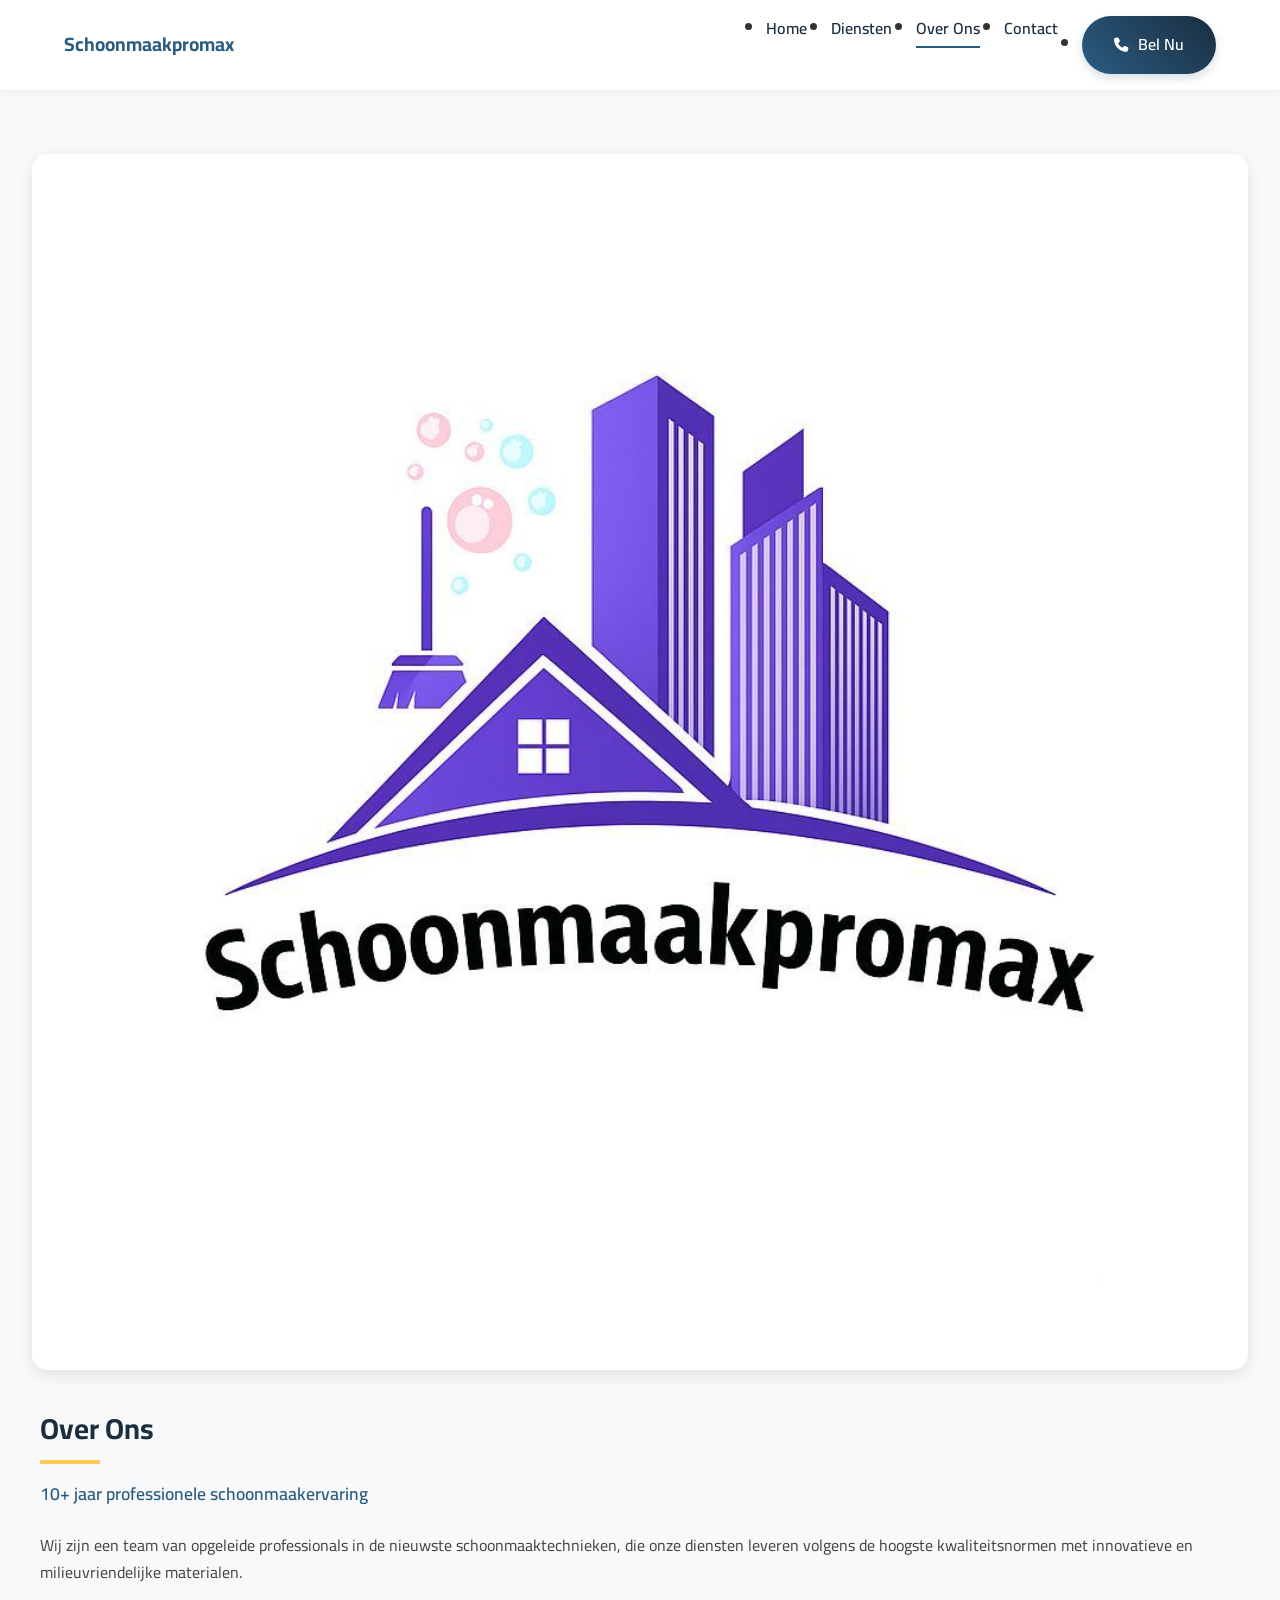
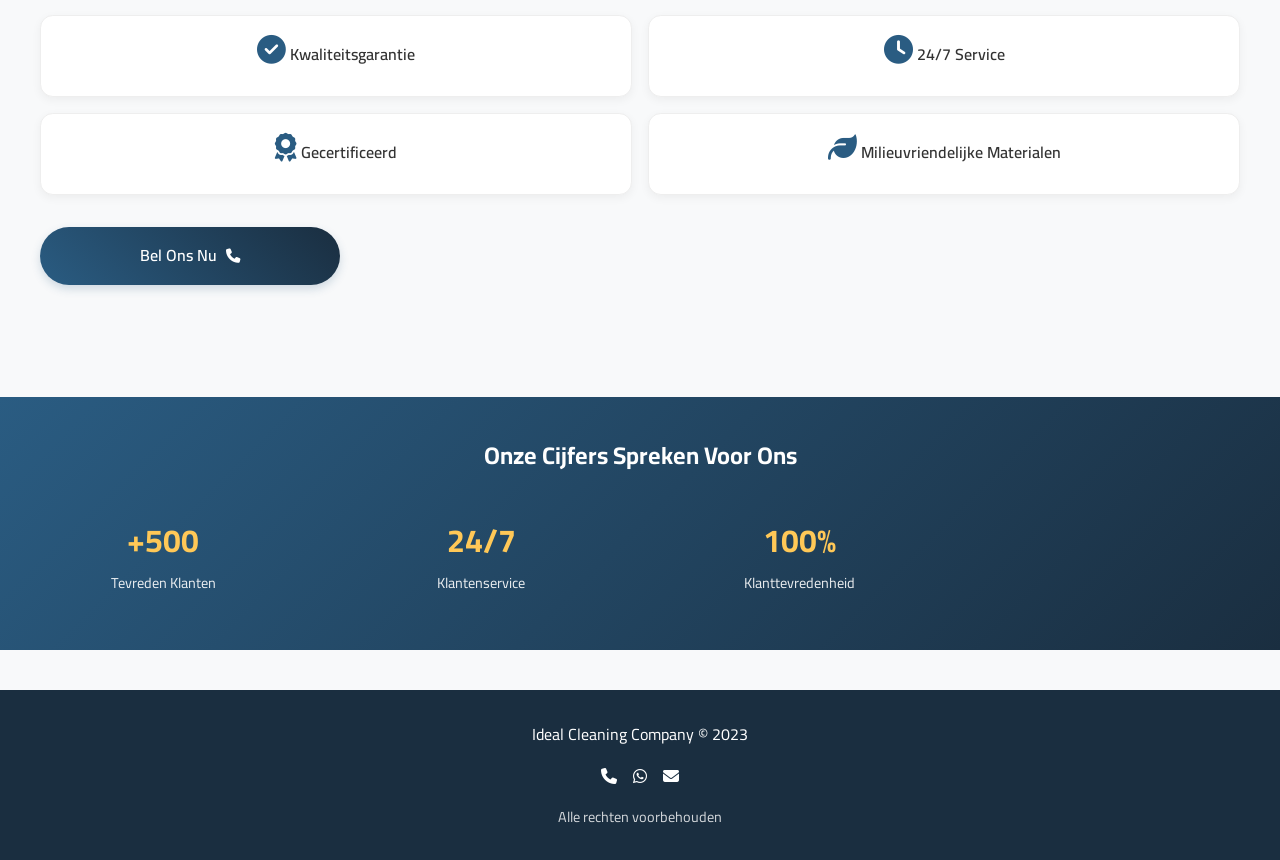
<file: about.html>
<!DOCTYPE html>
<html lang="ar" dir="ltr">
<head>
    <meta charset="UTF-8">
    <meta name="viewport" content="width=device-width, initial-scale=1.0, maximum-scale=1.0, user-scalable=no">
    <title>Over Ons - Schoonmaakpromax</title>
    <link rel="stylesheet" href="https://fonts.googleapis.com/css2?family=Cairo:wght@400;600;700&display=swap">
    <link rel="stylesheet" href="https://cdnjs.cloudflare.com/ajax/libs/font-awesome/6.4.0/css/all.min.css">
    <style>
        :root {
            --primary: #2A5C82;
            --secondary: #FFC857;
            --dark: #1A2E40;
            --light: #F8F9FA;
            --white: #FFFFFF;
        }

        * {
            margin: 0;
            padding: 0;
            box-sizing: border-box;
            -webkit-tap-highlight-color: transparent;
        }

        body {
            font-family: 'Cairo', sans-serif;
            line-height: 1.6;
            color: #333;
            background: var(--light);
            overflow-x: hidden;
        }

        /* Mobile performance improvements */
        img {
            max-width: 100%;
            height: auto;
            display: block;
        }

        /* Main section improvements */
        .about-section {
            padding: 2.5rem 1rem;
        }

        .about-grid {
            display: flex;
            flex-direction: column;
            gap: 2rem;
        }

        .about-image {
            border-radius: 1rem;
            overflow: hidden;
            box-shadow: 0 5px 15px rgba(0,0,0,0.1);
        }

        .about-image img {
            width: 100%;
            height: auto;
            min-height: 250px;
            object-fit: cover;
        }

        .about-content {
            padding: 0.5rem;
        }

        .section-title {
            font-size: 1.8rem;
            color: var(--dark);
            margin-bottom: 1rem;
            font-weight: 700;
            line-height: 1.3;
        }

        .section-title::after {
            content: '';
            display: block;
            width: 60px;
            height: 4px;
            background: var(--secondary);
            margin: 0.8rem 0;
        }

        .highlight-text {
            font-size: 1.1rem;
            color: var(--primary);
            margin-bottom: 1.5rem;
            font-weight: 600;
            display: inline-block;
        }

        .description {
            font-size: 1rem;
            color: #444;
            margin-bottom: 1.8rem;
            line-height: 1.7;
        }

        /* Mobile company features improvements */
        .advantages {
            display: grid;
            grid-template-columns: 1fr;
            gap: 1rem;
            margin: 1.5rem 0;
        }

        .advantage-item {
            background: var(--white);
            padding: 1.2rem;
            border-radius: 0.8rem;
            text-align: center;
            box-shadow: 0 3px 10px rgba(0,0,0,0.05);
            border: 1px solid #eee;
        }

        .advantage-item i {
            font-size: 1.8rem;
            color: var(--primary);
            margin-bottom: 0.8rem;
        }

        .advantage-item span {
            font-weight: 600;
            font-size: 1rem;
        }

        /* Mobile CTA button improvements */
        .cta-button {
            background: linear-gradient(45deg, var(--primary), var(--dark));
            color: white;
            padding: 1rem 2rem;
            border-radius: 50px;
            display: inline-flex;
            align-items: center;
            justify-content: center;
            gap: 0.6rem;
            text-decoration: none;
            font-weight: 600;
            font-size: 1rem;
            width: 100%;
            max-width: 300px;
            margin: 0 auto;
            border: none;
            box-shadow: 0 4px 10px rgba(42, 92, 130, 0.2);
        }

        .cta-button i {
            font-size: 0.9rem;
        }

        /* Mobile stats section */
        .stats-section {
            background: linear-gradient(135deg, var(--primary), var(--dark));
            padding: 2.5rem 1rem;
            color: white;
            margin: 2.5rem 0;
        }

        .stats-grid {
            display: grid;
            grid-template-columns: 1fr 1fr;
            gap: 1.5rem;
            text-align: center;
        }

        .stat-item {
            padding: 1rem;
        }

        .stat-number {
            font-size: 2rem;
            font-weight: 700;
            margin-bottom: 0.3rem;
            color: var(--secondary);
            display: flex;
            align-items: center;
            justify-content: center;
        }

        .stat-number span {
            font-size: 1.2rem;
            margin-left: 3px;
        }

        .stat-label {
            font-size: 0.9rem;
            opacity: 0.9;
        }

        /* Mobile team section */
        .team-section {
            padding: 2.5rem 1rem;
            background-color: var(--white);
        }

        .team-grid {
            display: grid;
            grid-template-columns: 1fr;
            gap: 1.5rem;
            margin-top: 2rem;
        }

        .team-member {
            background: white;
            border-radius: 1rem;
            overflow: hidden;
            box-shadow: 0 5px 15px rgba(0,0,0,0.05);
        }

        .member-image {
            height: 220px;
            overflow: hidden;
        }

        .member-info {
            padding: 1.5rem 1rem;
        }

        .member-name {
            font-size: 1.2rem;
            color: var(--dark);
            margin-bottom: 0.3rem;
            font-weight: 700;
        }

        .member-position {
            color: var(--primary);
            font-weight: 600;
            margin-bottom: 0.8rem;
            font-size: 0.9rem;
        }

        .member-bio {
            color: #666;
            margin-bottom: 1.2rem;
            font-size: 0.85rem;
            line-height: 1.6;
        }

        .social-links {
            display: flex;
            justify-content: center;
            gap: 0.8rem;
        }

        .social-links a {
            width: 32px;
            height: 32px;
            border-radius: 50%;
            background: #f5f5f5;
            display: flex;
            align-items: center;
            justify-content: center;
            color: var(--dark);
            font-size: 0.9rem;
        }

        /* Mobile clients section */
        .clients-section {
            padding: 2.5rem 1rem;
            background-color: var(--light);
        }

        .clients-grid {
            display: grid;
            grid-template-columns: 1fr 1fr;
            gap: 1.5rem;
            margin-top: 1.5rem;
        }

        .client-logo {
            padding: 0.8rem;
            display: flex;
            align-items: center;
            justify-content: center;
            background: white;
            border-radius: 0.5rem;
            height: 80px;
        }

        .client-logo img {
            max-height: 50px;
            width: auto;
        }

        /* Very small screen improvements */
        @media (max-width: 400px) {
            .section-title {
                font-size: 1.6rem;
            }
            
            .stats-grid {
                grid-template-columns: 1fr;
            }
            
            .clients-grid {
                grid-template-columns: 1fr;
            }
        }

        /* Medium screen improvements (larger than 576px) */
        @media (min-width: 576px) {
            .about-section {
                padding: 3rem 1.5rem;
            }
            
            .advantages {
                grid-template-columns: 1fr 1fr;
            }
            
            .team-grid {
                grid-template-columns: 1fr 1fr;
            }
            
            .clients-grid {
                grid-template-columns: repeat(3, 1fr);
            }
        }

        /* Tablet improvements (larger than 768px) */
        @media (min-width: 768px) {
            .about-section {
                padding: 4rem 2rem;
            }
            
            .stats-grid {
                grid-template-columns: repeat(4, 1fr);
            }
            
            .team-grid {
                grid-template-columns: repeat(3, 1fr);
            }
            
            .clients-grid {
                grid-template-columns: repeat(4, 1fr);
            }
        }

        /* Light motion effects for mobile */
        @media (prefers-reduced-motion: no-preference) {
            [data-aos] {
                transition: opacity 0.6s ease, transform 0.6s ease;
            }
            
            [data-aos="fade-up"] {
                transform: translateY(20px);
                opacity: 0;
            }
            
            [data-aos="fade-up"].aos-animate {
                transform: translateY(0);
                opacity: 1;
            }
        }

        /* Touch improvements */
        button, a {
            -webkit-user-select: none;
            -moz-user-select: none;
            user-select: none;
        }

        .cta-button:active {
            transform: scale(0.98);
        }

        .advantage-item:active {
            transform: scale(0.98);
        }

        .main-header {
            position: sticky;
            top: 0;
            width: 100%;
            background: white;
            box-shadow: 0 2px 10px rgba(0,0,0,0.05);
            z-index: 1000;
        }
        
        .container {
            max-width: 1200px;
            margin: 0 auto;
            padding: 1rem 1.5rem;
            display: flex;
            justify-content: space-between;
            align-items: center;
        }
        
        .nav-links {
            display: flex;
            gap: 1.5rem;
        }
        
        .nav-link {
            color: var(--dark);
            text-decoration: none;
            font-weight: 600;
            position: relative;
        }
        
        .nav-link.active::after,
        .nav-link:hover::after {
            content: '';
            position: absolute;
            bottom: -5px;
            right: 0;
            width: 100%;
            height: 2px;
            background: var(--primary);
        }
        
        .hamburger-menu {
            display: none;
            background: none;
            border: none;
            cursor: pointer;
        }
        
        .hamburger-line {
            display: block;
            width: 25px;
            height: 3px;
            background: var(--primary);
            margin: 5px 0;
        }
        
        /* Responsive */
        @media (max-width: 768px) {
            .hamburger-menu {
                display: block;
            }
        
            .main-nav {
                position: fixed;
                top: 0;
                right: -100%;
                background: white;
                width: 260px;
                height: 100vh;
                box-shadow: -4px 0 15px rgba(0,0,0,0.1);
                transition: right 0.3s ease;
                padding-top: 80px;
            }
        
            .main-nav.active {
                right: 0;
            }
        
            .nav-links {
                flex-direction: column;
                padding: 0 1.5rem;
            }
        
            .mobile-cta {
                display: inline-block;
                margin-top: 1rem;
                padding: 10px 20px;
                background-color: var(--secondary);
                color: var(--primary);
                border-radius: 50px;
                text-decoration: none;
                font-weight: bold;
            }
        
            .desktop-cta {
                display: none;
            }
        }
        
    </style>
</head>
<body class="about-page">
    <header class="main-header">
        <div class="container">
            <a href="index.html" class="logo" style="font-weight:700; font-size:1.2rem; color: var(--primary); text-decoration:none;">
                Schoonmaakpromax
            </a>
    
            <button class="hamburger-menu" aria-expanded="false" aria-label="Mobiel menu">
                <span class="hamburger-line"></span>
                <span class="hamburger-line"></span>
                <span class="hamburger-line"></span>
            </button>
    
            <nav class="main-nav" aria-label="Hoofdnavigatie">
                <ul class="nav-links">
                    <li><a href="index.html" class="nav-link">Home</a></li>
                    <li><a href="services.html" class="nav-link">Diensten</a></li>
                    <li><a href="about.html" class="nav-link active">Over Ons</a></li>
                    <li><a href="contact.html" class="nav-link">Contact</a></li>
                    <li class="mobile-only">
                        <a href="tel:+31683822221" class="cta-button mobile-cta">
                            <i class="fas fa-phone"></i> Bel Nu
                        </a>
                    </li>
                </ul>
            </nav>
        </div>
    </header>
    
    <main>
        <section class="about-section">
            <div class="about-grid">
                <div class="about-image" data-aos="fade-up">
                    <img src="assets/images/about-team-mobile1.jpg" alt="Schoonmaakbedrijf team" loading="lazy">
                </div>

                <div class="about-content">
                    <h1 class="section-title" data-aos="fade-up" data-aos-delay="100">Over Ons</h1>
                    <p class="highlight-text" data-aos="fade-up" data-aos-delay="150">10+ jaar professionele schoonmaakervaring</p>
                    <p class="description" data-aos="fade-up" data-aos-delay="200">Wij zijn een team van opgeleide professionals in de nieuwste schoonmaaktechnieken, die onze diensten leveren volgens de hoogste kwaliteitsnormen met innovatieve en milieuvriendelijke materialen.</p>
                    
                    <div class="advantages">
                        <div class="advantage-item" data-aos="fade-up" data-aos-delay="250">
                            <i class="fas fa-check-circle"></i>
                            <span>Kwaliteitsgarantie</span>
                        </div>
                        <div class="advantage-item" data-aos="fade-up" data-aos-delay="300">
                            <i class="fas fa-clock"></i>
                            <span>24/7 Service</span>
                        </div>
                        <div class="advantage-item" data-aos="fade-up" data-aos-delay="350">
                            <i class="fas fa-award"></i>
                            <span>Gecertificeerd</span>
                        </div>
                        <div class="advantage-item" data-aos="fade-up" data-aos-delay="400">
                            <i class="fas fa-leaf"></i>
                            <span>Milieuvriendelijke Materialen</span>
                        </div>
                    </div>

                    <div style="margin-top: 2rem;" data-aos="fade-up" data-aos-delay="450">
                        <a href="tel:+31683822221" class="cta-button">
                            <span>Bel Ons Nu</span>
                            <i class="fas fa-phone"></i>
                        </a>
                    </div>
                </div>
            </div>
        </section>

        <section class="stats-section" data-aos="fade-up">
            <h2 style="color: white; text-align: center; margin-bottom: 1.5rem; font-size: 1.5rem;">Onze Cijfers Spreken Voor Ons</h2>
            <div class="stats-grid">
                <div class="stat-item">
                    <div class="stat-number">+500</div>
                    <div class="stat-label">Tevreden Klanten</div>
                </div>
                <!--          <div class="stat-item">
                    <div class="stat-number">10+</div>
                    <div class="stat-label">Jaar Ervaring</div>
                </div>-->
                <div class="stat-item">
                    <div class="stat-number">24/7</div>
                    <div class="stat-label">Klantenservice</div>
                </div>
                <div class="stat-item">
                    <div class="stat-number">100%</div>
                    <div class="stat-label">Klanttevredenheid</div>
                </div>
            </div>
        </section>



        <!--    <section class="clients-section">
            <h2 class="section-title" data-aos="fade-up">Onze Klanten</h2>
            <p class="description" style="text-align: center;" data-aos="fade-up" data-aos-delay="100">We zijn trots op het vertrouwen van vele bedrijven en instellingen</p>
            
            <div class="clients-grid">
                <div class="client-logo" data-aos="fade-up" data-aos-delay="200">
                    <img src="assets/images/client1.png" alt="Klant logo" loading="lazy">
                </div>
                <div class="client-logo" data-aos="fade-up" data-aos-delay="250">
                    <img src="assets/images/client2.png" alt="Klant logo" loading="lazy">
                </div>
                <div class="client-logo" data-aos="fade-up" data-aos-delay="300">
                    <img src="assets/images/client3.png" alt="Klant logo" loading="lazy">
                </div>
                <div class="client-logo" data-aos="fade-up" data-aos-delay="350">
                    <img src="assets/images/client4.png" alt="Klant logo" loading="lazy">
                </div>
            </div>
        </section>-->
    </main>

    <!-- Light mobile footer -->
    <footer style="background: var(--dark); color: white; padding: 2rem 1rem; text-align: center;">
        <p style="margin-bottom: 1rem;">Ideal Cleaning Company © 2023</p>
        <div style="display: flex; justify-content: center; gap: 1rem; margin-bottom: 1rem;">
            <a href="tel:+31683822221" style="color: white; text-decoration: none;"><i class="fas fa-phone"></i></a>
            <a href="https://wa.me/31683822221" style="color: white; text-decoration: none;"><i class="fab fa-whatsapp"></i></a>
            <a href="mailto:info@cleaning.com" style="color: white; text-decoration: none;"><i class="fas fa-envelope"></i></a>
        </div>
        <p style="font-size: 0.9rem; opacity: 0.8;">Alle rechten voorbehouden</p>
    </footer>

    <script>
        // Light motion effects without external libraries
        document.addEventListener('DOMContentLoaded', function() {
            const animateOnScroll = function() {
                const elements = document.querySelectorAll('[data-aos]');
                
                elements.forEach(element => {
                    const elementTop = element.getBoundingClientRect().top;
                    const windowHeight = window.innerHeight;
                    
                    if (elementTop < windowHeight - 100) {
                        element.classList.add('aos-animate');
                    }
                });
            };
            
            window.addEventListener('scroll', animateOnScroll);
            animateOnScroll(); // Run once on load
            
            // Mobile menu button
            const menuBtn = document.getElementById('menuBtn');
            if (menuBtn) {
                menuBtn.addEventListener('click', function() {
                    alert('Menu zal hier openen in de echte applicatie');
                });
            }
            
            // Lazy loading images for better performance
            if ('loading' in HTMLImageElement.prototype) {
                const images = document.querySelectorAll('img[loading="lazy"]');
                images.forEach(img => {
                    if (img.dataset.src) {
                        img.src = img.dataset.src;
                    }
                });
            }
        });
        
        // Track call button clicks
        document.querySelectorAll('a[href^="tel:"]').forEach(link => {
            link.addEventListener('click', function() {
                if (typeof gtag !== 'undefined') {
                    gtag('event', 'click', {
                        'event_category': 'Contact',
                        'event_label': 'Mobiele Belknop'
                    });
                }
            });
        });
    </script>
    <script>
        const hamburger = document.querySelector('.hamburger-menu');
        const nav = document.querySelector('.main-nav');
    
        if (hamburger && nav) {
            hamburger.addEventListener('click', () => {
                hamburger.classList.toggle('active');
                nav.classList.toggle('active');
                document.body.style.overflow = nav.classList.contains('active') ? 'hidden' : '';
            });
    
            document.querySelectorAll('.nav-link').forEach(link => {
                link.addEventListener('click', () => {
                    hamburger.classList.remove('active');
                    nav.classList.remove('active');
                    document.body.style.overflow = '';
                });
            });
        }
    </script>
    
</body>
</html>
</file>
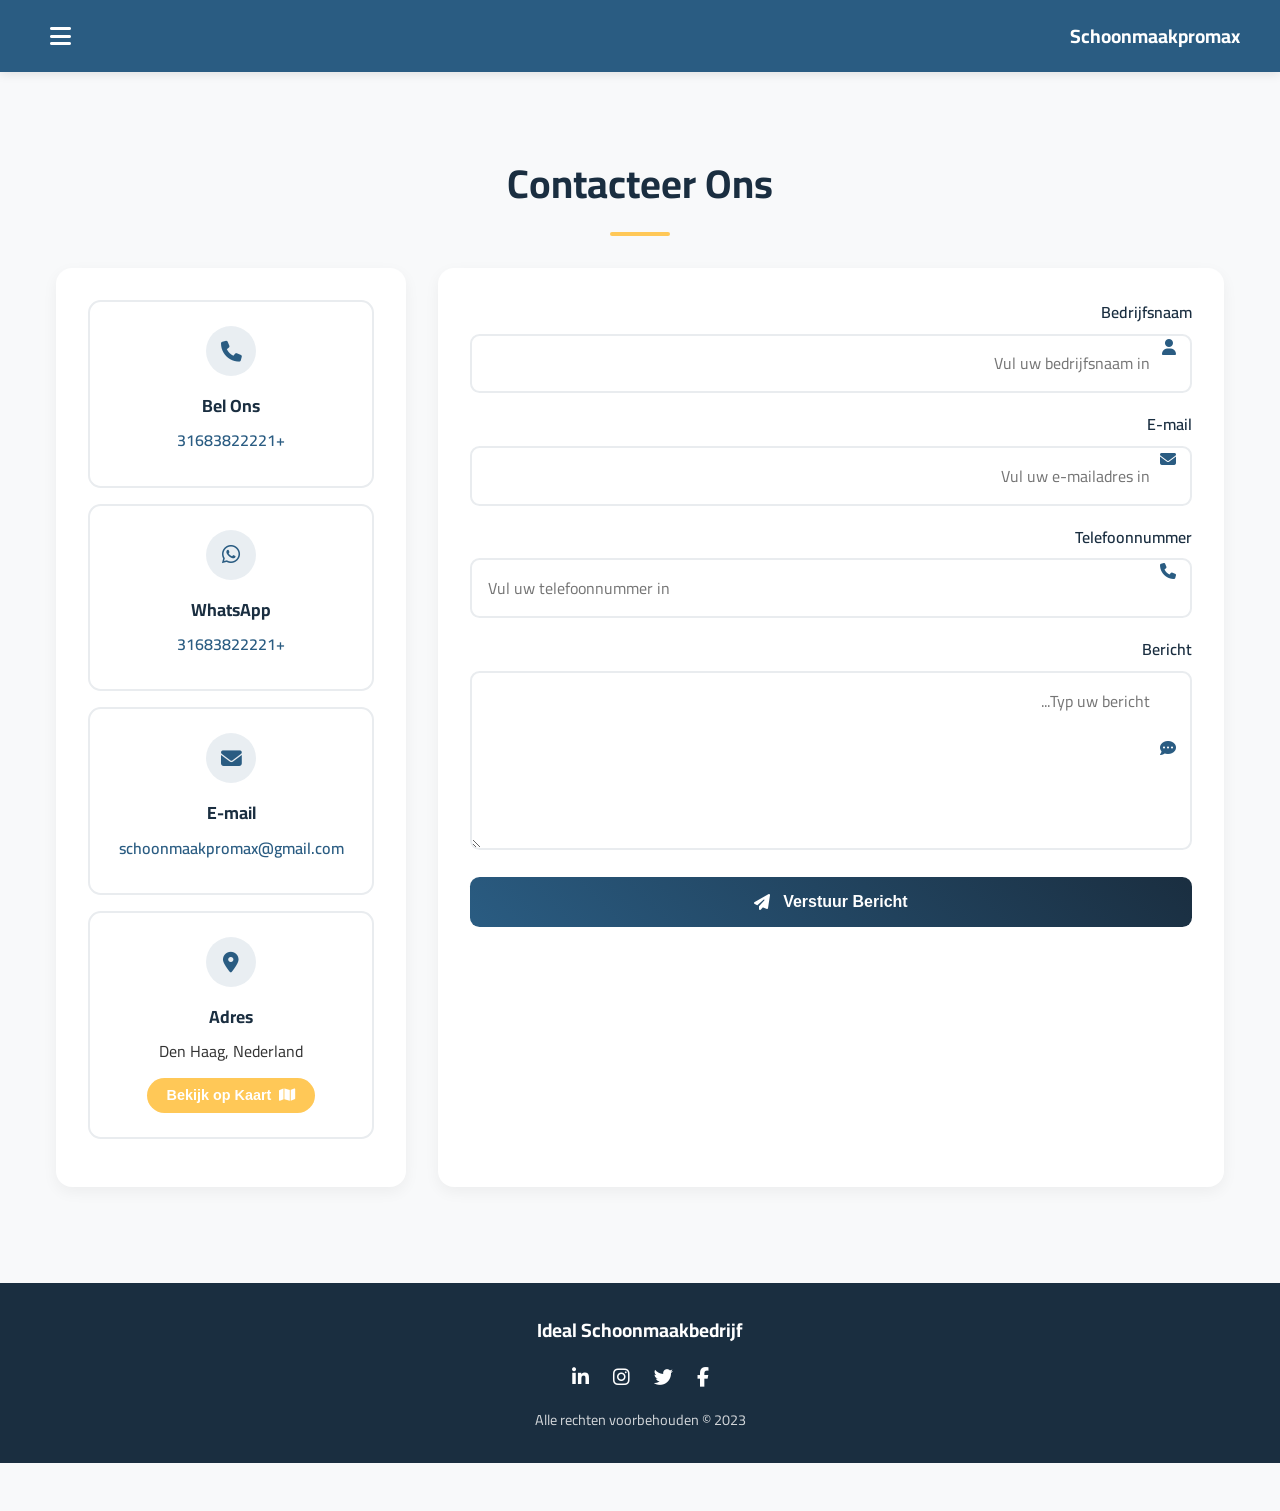
<file: contact.html>
<!DOCTYPE html>
<html lang="ar" dir="rtl">
<head>
    <meta charset="UTF-8">
    <meta name="viewport" content="width=device-width, initial-scale=1.0">
    <title>Contacteer Ons - Schoonmaakpromax</title>
    <link href="https://fonts.googleapis.com/css2?family=Cairo:wght@400;700&display=swap" rel="stylesheet">
    <link rel="stylesheet" href="https://cdnjs.cloudflare.com/ajax/libs/font-awesome/6.4.0/css/all.min.css">
    <link href="https://unpkg.com/aos@2.3.1/dist/aos.css" rel="stylesheet">
    <style>
        :root {
            --primary: #2A5C82;
            --secondary: #FFC857;
            --dark: #1A2E40;
            --light: #F8F9FA;
            --white: #FFFFFF;
            --gray: #e9ecef;
        }

        * {
            margin: 0;
            padding: 0;
            box-sizing: border-box;
            -webkit-tap-highlight-color: transparent;
        }

        body {
            font-family: 'Cairo', sans-serif;
            line-height: 1.6;
            color: #333;
            background: var(--light);
            min-height: 100vh;
            text-align: right;
        }

        .contact-page {
            padding-bottom: 3rem;
        }

        .container {
            width: 100%;
            max-width: 1200px;
            margin: 0 auto;
            padding: 0 1rem;
        }

        /* Header mobile improvements */
        header {
            background: var(--primary);
            color: white;
            padding: 1rem;
            position: sticky;
            top: 0;
            z-index: 100;
            box-shadow: 0 2px 10px rgba(0,0,0,0.1);
        }

        .header-content {
            display: flex;
            justify-content: space-between;
            align-items: center;
            max-width: 1200px;
            margin: 0 auto;
        }

        .logo {
            font-weight: 700;
            font-size: 1.2rem;
            color: white;
            text-decoration: none;
        }

        .menu-btn {
            background: none;
            border: none;
            color: white;
            font-size: 1.5rem;
            cursor: pointer;
            display: flex;
            align-items: center;
            justify-content: center;
            width: 40px;
            height: 40px;
            border-radius: 50%;
            transition: all 0.3s ease;
        }

        .menu-btn:active {
            background: rgba(255,255,255,0.1);
        }

        /* القائمة المنسدلة */
        .nav-menu {
            position: fixed;
            top: 0;
            right: -100%;
            width: 80%;
            max-width: 300px;
            height: 100vh;
            background: var(--white);
            box-shadow: -5px 0 15px rgba(0,0,0,0.1);
            z-index: 1000;
            transition: all 0.4s ease;
            padding: 1.5rem;
            display: flex;
            flex-direction: column;
        }

        .nav-menu.active {
            right: 0;
        }

        .menu-header {
            display: flex;
            justify-content: space-between;
            align-items: center;
            margin-bottom: 2rem;
            padding-bottom: 1rem;
            border-bottom: 1px solid var(--gray);
        }

        .menu-logo {
            font-weight: 700;
            font-size: 1.2rem;
            color: var(--primary);
        }

        .close-menu {
            background: none;
            border: none;
            font-size: 1.5rem;
            color: var(--dark);
            cursor: pointer;
        }

        .nav-links {
            display: flex;
            flex-direction: column;
            gap: 0.5rem;
            flex-grow: 1;
        }

        .nav-link {
            display: flex;
            align-items: center;
            padding: 0.8rem 1rem;
            border-radius: 0.5rem;
            color: var(--dark);
            text-decoration: none;
            font-weight: 600;
            transition: all 0.3s ease;
        }

        .nav-link i {
            margin-left: 0.8rem;
            font-size: 1.1rem;
            width: 24px;
            text-align: center;
        }

        .nav-link:hover {
            background: var(--gray);
            color: var(--primary);
        }

        .nav-link.active {
            background: rgba(42, 92, 130, 0.1);
            color: var(--primary);
        }

        .menu-footer {
            margin-top: auto;
            padding-top: 1rem;
            border-top: 1px solid var(--gray);
            display: flex;
            justify-content: center;
            gap: 1rem;
        }

        .menu-social {
            color: var(--primary);
            font-size: 1.2rem;
        }

        .menu-overlay {
            position: fixed;
            top: 0;
            left: 0;
            width: 100%;
            height: 100%;
            background: rgba(0,0,0,0.5);
            z-index: 999;
            opacity: 0;
            visibility: hidden;
            transition: all 0.3s ease;
        }

        .menu-overlay.active {
            opacity: 1;
            visibility: visible;
        }

        /* Title improvements */
        .contact-section {
            padding: 2rem 0;
        }

        .page-title {
            text-align: center;
            font-size: 2rem;
            color: var(--dark);
            margin: 1.5rem 0;
            position: relative;
            font-weight: 700;
        }

        .page-title::after {
            content: '';
            display: block;
            width: 60px;
            height: 4px;
            background: var(--secondary);
            margin: 1rem auto;
            border-radius: 2px;
        }

        /* Grid improvements */
        .contact-grid {
            display: flex;
            flex-direction: column;
            gap: 2rem;
        }

        /* Form improvements */
        .contact-form {
            background: var(--white);
            padding: 1.5rem;
            border-radius: 1rem;
            box-shadow: 0 5px 15px rgba(0,0,0,0.05);
        }

        .form-group {
            position: relative;
            margin-bottom: 1.2rem;
        }

        .form-label {
            display: block;
            margin-bottom: 0.5rem;
            font-weight: 600;
            color: var(--dark);
        }

        .form-input {
            width: 100%;
            padding: 0.8rem 2.5rem 0.8rem 1rem;
            border: 2px solid var(--gray);
            border-radius: 0.6rem;
            font-size: 1rem;
            transition: all 0.3s ease;
            font-family: 'Cairo', sans-serif;
        }

        .form-input:focus {
            border-color: var(--primary);
            outline: none;
            box-shadow: 0 0 0 3px rgba(42, 92, 130, 0.2);
        }

        .form-icon {
            position: absolute;
            right: 1rem;
            top: 50%;
            transform: translateY(-50%);
            color: var(--primary);
        }

        textarea.form-input {
            resize: vertical;
            min-height: 120px;
        }

        /* Submit button improvements */
        .send-btn {
            width: 100%;
            padding: 1rem;
            font-size: 1rem;
            background: linear-gradient(45deg, var(--primary), var(--dark));
            border: none;
            border-radius: 0.6rem;
            color: white;
            cursor: pointer;
            transition: all 0.3s ease;
            display: flex;
            align-items: center;
            justify-content: center;
            gap: 0.8rem;
            font-weight: 600;
            margin-top: 1rem;
        }

        .send-btn:active {
            transform: scale(0.98);
        }

        /* Contact info improvements */
        .contact-info {
            background: var(--white);
            padding: 1.5rem;
            border-radius: 1rem;
            box-shadow: 0 5px 15px rgba(0,0,0,0.05);
        }

        .info-box {
            text-align: center;
            padding: 1.5rem 1rem;
            margin-bottom: 1rem;
            border: 2px solid var(--gray);
            border-radius: 0.8rem;
            transition: all 0.3s ease;
        }

        .info-box:hover {
            border-color: var(--primary);
            transform: translateY(-5px);
        }

        .info-icon__wrapper {
            width: 50px;
            height: 50px;
            background: rgba(42, 92, 130, 0.1);
            border-radius: 50%;
            margin: 0 auto 1rem;
            display: flex;
            align-items: center;
            justify-content: center;
        }

        .info-icon {
            font-size: 1.3rem;
            color: var(--primary);
        }

        .info-title {
            color: var(--dark);
            margin-bottom: 0.5rem;
            font-size: 1.1rem;
        }

        .info-link {
            color: var(--primary);
            text-decoration: none;
            transition: all 0.3s ease;
            display: block;
            margin: 0.5rem 0;
            font-weight: 600;
        }

        .info-link:hover {
            color: var(--secondary);
        }

        .map-btn {
            background: var(--secondary);
            color: white;
            border: none;
            padding: 0.6rem 1.2rem;
            border-radius: 50px;
            margin-top: 0.8rem;
            cursor: pointer;
            display: inline-flex;
            align-items: center;
            gap: 0.5rem;
            font-weight: 600;
            font-size: 0.9rem;
            transition: all 0.3s ease;
        }

        .map-btn:active {
            transform: scale(0.95);
        }

        /* Options window improvements */
        .options-modal {
            display: none;
            position: fixed;
            top: 0;
            right: 0;
            bottom: 0;
            left: 0;
            background: rgba(0,0,0,0.5);
            z-index: 1000;
            justify-content: center;
            align-items: center;
            padding: 1rem;
        }

        .modal-content {
            background: white;
            border-radius: 1rem;
            width: 100%;
            max-width: 400px;
            padding: 1.5rem;
            box-shadow: 0 5px 20px rgba(0,0,0,0.2);
            animation: modalFadeIn 0.3s ease;
        }

        @keyframes modalFadeIn {
            from { opacity: 0; transform: translateY(20px); }
            to { opacity: 1; transform: translateY(0); }
        }

        .modal-title {
            font-size: 1.3rem;
            color: var(--dark);
            margin-bottom: 1.5rem;
            text-align: center;
        }

        .option-btn {
            display: flex;
            align-items: center;
            gap: 1rem;
            padding: 1rem;
            margin-bottom: 1rem;
            border-radius: 0.8rem;
            background: var(--light);
            border: none;
            width: 100%;
            cursor: pointer;
            transition: all 0.3s ease;
            font-weight: 600;
            color: var(--dark);
        }

        .option-btn:active {
            transform: scale(0.98);
        }

        .option-btn i {
            font-size: 1.3rem;
            width: 40px;
            height: 40px;
            background: var(--white);
            border-radius: 50%;
            display: flex;
            align-items: center;
            justify-content: center;
        }

        .whatsapp-btn {
            background: rgba(37, 211, 102, 0.1);
            color: #075E54;
        }

        .whatsapp-btn i {
            color: #075E54;
            background: rgba(37, 211, 102, 0.2);
        }

        .sms-btn {
            background: rgba(0, 122, 255, 0.1);
            color: #0062cc;
        }

        .sms-btn i {
            color: #0062cc;
            background: rgba(0, 122, 255, 0.2);
        }

        .email-btn {
            background: rgba(234, 67, 53, 0.1);
            color: #EA4335;
        }

        .email-btn i {
            color: #EA4335;
            background: rgba(234, 67, 53, 0.2);
        }

        .close-modal {
            background: var(--gray);
            border: none;
            padding: 0.6rem 1.5rem;
            border-radius: 50px;
            margin-top: 1rem;
            cursor: pointer;
            display: block;
            width: 100%;
            font-weight: 600;
            transition: all 0.3s ease;
        }

        .close-modal:active {
            transform: scale(0.98);
        }

        /* Footer improvements */
        footer {
            background: var(--dark);
            color: white;
            padding: 2rem 1rem;
            text-align: center;
            margin-top: 3rem;
        }

        .footer-content {
            max-width: 1200px;
            margin: 0 auto;
        }

        .footer-links {
            display: flex;
            justify-content: center;
            gap: 1.5rem;
            margin: 1rem 0;
        }

        .footer-link {
            color: white;
            text-decoration: none;
            font-size: 1.2rem;
            transition: all 0.3s ease;
        }

        .footer-link:hover {
            color: var(--secondary);
        }

        .copyright {
            font-size: 0.9rem;
            opacity: 0.8;
            margin-top: 1rem;
        }

        /* Medium screen improvements */
        @media (min-width: 768px) {
            .page-title {
                font-size: 2.3rem;
                margin: 2rem 0;
            }
            
            .contact-grid {
                flex-direction: row;
            }
            
            .contact-form {
                flex: 1;
            }
            
            .contact-info {
                flex: 0 0 350px;
            }
        }

        /* Large screen improvements */
        @media (min-width: 992px) {
            .contact-section {
                padding: 3rem 0;
            }
            
            .page-title {
                font-size: 2.5rem;
            }
            
            .contact-form {
                padding: 2rem;
            }
            
            .contact-info {
                padding: 2rem;
            }
        }
    </style>
</head>
<body class="contact-page">
    <!-- Header -->
    <header>
        <div class="header-content">
            <a href="#" class="logo">Schoonmaakpromax</a>
            <button class="menu-btn" id="menuBtn">
                <i class="fas fa-bars"></i>
            </button>
        </div>
    </header>

    <!-- القائمة المنسدلة -->
    <div class="menu-overlay" id="menuOverlay"></div>
    
    <nav class="nav-menu" id="navMenu">
        <div class="menu-header">
            <div class="menu-logo">Schoonmaakpromax</div>
            <button class="close-menu" id="closeMenu">
                <i class="fas fa-times"></i>
            </button>
        </div>
        
        <div class="nav-links">
            <a href="index.html" class="nav-link">
                <i class="fas fa-home"></i>
                Home
            </a>


            <a href="about.html" class="nav-link">
                <i class="fas fa-info-circle"></i>
                Over Ons
            </a>
            <a href="services.html" class="nav-link">
                <i class="fas fa-broom"></i>
                Diensten
            </a>


            <a href="contact.html" class="nav-link active">
                <i class="fas fa-envelope"></i>
                Contact
            </a>

            <a href="booking.html" class="nav-link">
                <i class="fas fa-images"></i>
                Booking
            </a>
        </div>
        
        <div class="menu-footer">
            <a href="#" class="menu-social"><i class="fab fa-facebook-f"></i></a>
            <a href="#" class="menu-social"><i class="fab fa-twitter"></i></a>
            <a href="#" class="menu-social"><i class="fab fa-instagram"></i></a>
            <a href="#" class="menu-social"><i class="fab fa-whatsapp"></i></a>
        </div>
    </nav>

    <main class="container">
        <section class="contact-section">
            <h1 class="page-title" data-aos="fade-down">Contacteer Ons</h1>
            
            <div class="contact-grid">
                <form id="contactForm" class="contact-form">
                    <div class="form-group">
                        <label for="fullName" class="form-label">Bedrijfsnaam</label>
                        <input 
                            type="text" 
                            id="fullName"
                            placeholder="Vul uw bedrijfsnaam in" 
                            required
                            class="form-input"
                        >
                        <i class="fas fa-user form-icon"></i>
                    </div>
                    
                    <div class="form-group">
                        <label for="email" class="form-label">E-mail</label>
                        <input 
                            type="email" 
                            id="email"
                            placeholder="Vul uw e-mailadres in" 
                            required
                            class="form-input"
                        >
                        <i class="fas fa-envelope form-icon"></i>
                    </div>
                    
                    <div class="form-group">
                        <label for="phone" class="form-label">Telefoonnummer</label>
                        <input 
                            type="tel" 
                            id="phone"
                            placeholder="Vul uw telefoonnummer in" 
                            class="form-input"
                        >
                        <i class="fas fa-phone form-icon"></i>
                    </div>
                    
                    <div class="form-group">
                        <label for="message" class="form-label">Bericht</label>
                        <textarea 
                            id="message"
                            rows="5" 
                            placeholder="Typ uw bericht..." 
                            class="form-input"
                        ></textarea>
                        <i class="fas fa-comment-dots form-icon"></i>
                    </div>
                    
                    <button 
                        type="button" 
                        id="submitBtn"
                        class="send-btn"
                    >
                        <span class="btn-text">Verstuur Bericht</span>
                        <i class="fas fa-paper-plane btn-icon"></i>
                    </button>
                </form>

                <div class="contact-info">
                    <div class="info-box">
                        <div class="info-icon__wrapper">
                            <i class="fas fa-phone info-icon"></i>
                        </div>
                        <h4 class="info-title">Bel Ons</h4>
                        <a href="tel:+31683822221" class="info-link">
                            +31683822221
                        </a>
                    </div>
                    
                    <div class="info-box">
                        <div class="info-icon__wrapper">
                            <i class="fab fa-whatsapp info-icon"></i>
                        </div>
                        <h4 class="info-title">WhatsApp</h4>
                        <a 
                            href="https://wa.me/31683822221" 
                            class="info-link"
                            target="_blank"
                        >
                            +31683822221
                        </a>
                    </div>
                    
                    <div class="info-box">
                        <div class="info-icon__wrapper">
                            <i class="fas fa-envelope info-icon"></i>
                        </div>
                        <h4 class="info-title">E-mail</h4>
                        <a href="mailto:schoonmaakpromax@gmail.com" class="info-link">
                            schoonmaakpromax@gmail.com
                        </a>
                    </div>
                    
                    <div class="info-box">
                        <div class="info-icon__wrapper">
                            <i class="fas fa-map-marker-alt info-icon"></i>
                        </div>
                        <h4 class="info-title">Adres</h4>
                        <p class="info-text">
                            Den Haag, Nederland                            <button class="map-btn">
                                <i class="fas fa-map"></i>
                                Bekijk op Kaart
                            </button>
                        </p>
                    </div>
                </div>
            </div>
        </section>
    </main>

    <!-- Send Options Modal -->
    <div id="optionsModal" class="options-modal">
        <div class="modal-content">
            <h3 class="modal-title">Kies Verzendmethode</h3>
            
            <button id="whatsappBtn" class="option-btn whatsapp-btn">
                <i class="fab fa-whatsapp"></i>
                <span>Verstuur via WhatsApp</span>
            </button>
            
            <button id="smsBtn" class="option-btn sms-btn">
                <i class="fas fa-sms"></i>
                <span>Verstuur SMS</span>
            </button>
            
            <button id="emailBtn" class="option-btn email-btn">
                <i class="fas fa-envelope"></i>
                <span>Verstuur via E-mail</span>
            </button>
            
            <button id="closeModal" class="close-modal">
                Sluiten
            </button>
        </div>
    </div>

    <!-- Footer -->
    <footer>
        <div class="footer-content">
            <div class="logo">Ideal Schoonmaakbedrijf</div>
            
            <div class="footer-links">
                <a href="#" class="footer-link"><i class="fab fa-facebook-f"></i></a>
                <a href="#" class="footer-link"><i class="fab fa-twitter"></i></a>
                <a href="#" class="footer-link"><i class="fab fa-instagram"></i></a>
                <a href="#" class="footer-link"><i class="fab fa-linkedin-in"></i></a>
            </div>
            
            <p class="copyright">Alle rechten voorbehouden &copy; 2023</p>
        </div>
    </footer>

    <script src="https://unpkg.com/aos@2.3.1/dist/aos.js"></script>
    <script>
        // Initialize animation effects
        AOS.init({
            duration: 600,
            once: true
        });
        
        // متغيرات القائمة
        const menuBtn = document.getElementById('menuBtn');
        const closeMenu = document.getElementById('closeMenu');
        const navMenu = document.getElementById('navMenu');
        const menuOverlay = document.getElementById('menuOverlay');
        
        // فتح القائمة
        menuBtn.addEventListener('click', function() {
            navMenu.classList.add('active');
            menuOverlay.classList.add('active');
            document.body.style.overflow = 'hidden';
        });
        
        // إغلاق القائمة
        closeMenu.addEventListener('click', function() {
            navMenu.classList.remove('active');
            menuOverlay.classList.remove('active');
            document.body.style.overflow = 'auto';
        });
        
        // إغلاق القائمة بالنقر خارجها
        menuOverlay.addEventListener('click', function() {
            navMenu.classList.remove('active');
            menuOverlay.classList.remove('active');
            document.body.style.overflow = 'auto';
        });
        
        // Form variables
        const contactForm = document.getElementById('contactForm');
        const submitBtn = document.getElementById('submitBtn');
        const optionsModal = document.getElementById('optionsModal');
        const closeModal = document.getElementById('closeModal');
        const whatsappBtn = document.getElementById('whatsappBtn');
        const smsBtn = document.getElementById('smsBtn');
        const emailBtn = document.getElementById('emailBtn');
        
        // Open options window when clicking send
        submitBtn.addEventListener('click', function() {
            // Validate form
            if (contactForm.checkValidity()) {
                optionsModal.style.display = 'flex';
                document.body.style.overflow = 'hidden';
            } else {
                // If form is invalid, show error message
                alert('Vul alle verplichte velden in');
                contactForm.reportValidity();
            }
        });
        
        // Close window
        closeModal.addEventListener('click', function() {
            optionsModal.style.display = 'none';
            document.body.style.overflow = 'auto';
        });
        
        // Send via WhatsApp
        whatsappBtn.addEventListener('click', function() {
            const name = document.getElementById('fullName').value;
            const email = document.getElementById('email').value;
            const phone = document.getElementById('phone').value;
            const message = document.getElementById('message').value;
            
            const whatsappMessage = `
                *Nieuw bericht van Schoonmaakbedrijf Website*
                
                *Naam:* ${name}
                *E-mail:* ${email}
                *Telefoon:* ${phone}
                *Bericht:*
                ${message}
            `;
            
            const encodedMessage = encodeURIComponent(whatsappMessage);
            window.open(`https://wa.me/31683822221?text=${encodedMessage}`, '_blank');
            
            optionsModal.style.display = 'none';
            document.body.style.overflow = 'auto';
            contactForm.reset();
        });
        
        // Send SMS
        smsBtn.addEventListener('click', function() {
            const name = document.getElementById('fullName').value;
            const phone = document.getElementById('phone').value;
            const message = document.getElementById('message').value;
            
            const smsBody = `
                Nieuw bericht van ${name}
                ${message}
                Voor antwoord: ${phone}
            `;
            
            window.open(`sms:+31683822221?body=${encodeURIComponent(smsBody)}`, '_blank');
            
            optionsModal.style.display = 'none';
            document.body.style.overflow = 'auto';
            contactForm.reset();
        });
        
        // Send via Email
        emailBtn.addEventListener('click', function() {
            const name = document.getElementById('fullName').value;
            const email = document.getElementById('email').value;
            const phone = document.getElementById('phone').value;
            const message = document.getElementById('message').value;
            
            const subject = `Nieuw bericht van ${name} - Schoonmaakbedrijf Website`;
            const emailBody = `
                Klantnaam: ${name}
                E-mail: ${email}
                Telefoon: ${phone}
                
                Bericht:
                ${message}
                
                ---
                Dit bericht is verzonden via het contactformulier op de Schoonmaakbedrijf website
            `;
            
            window.open(`mailto:schoonmaakpromax@gmail.com?subject=${encodeURIComponent(subject)}&body=${encodeURIComponent(emailBody)}`);
            
            optionsModal.style.display = 'none';
            document.body.style.overflow = 'auto';
            contactForm.reset();
        });
        
        // Close window when clicking outside
        window.addEventListener('click', function(event) {
            if (event.target === optionsModal) {
                optionsModal.style.display = 'none';
                document.body.style.overflow = 'auto';
            }
        });
    </script>
</body>
</html>
</file>
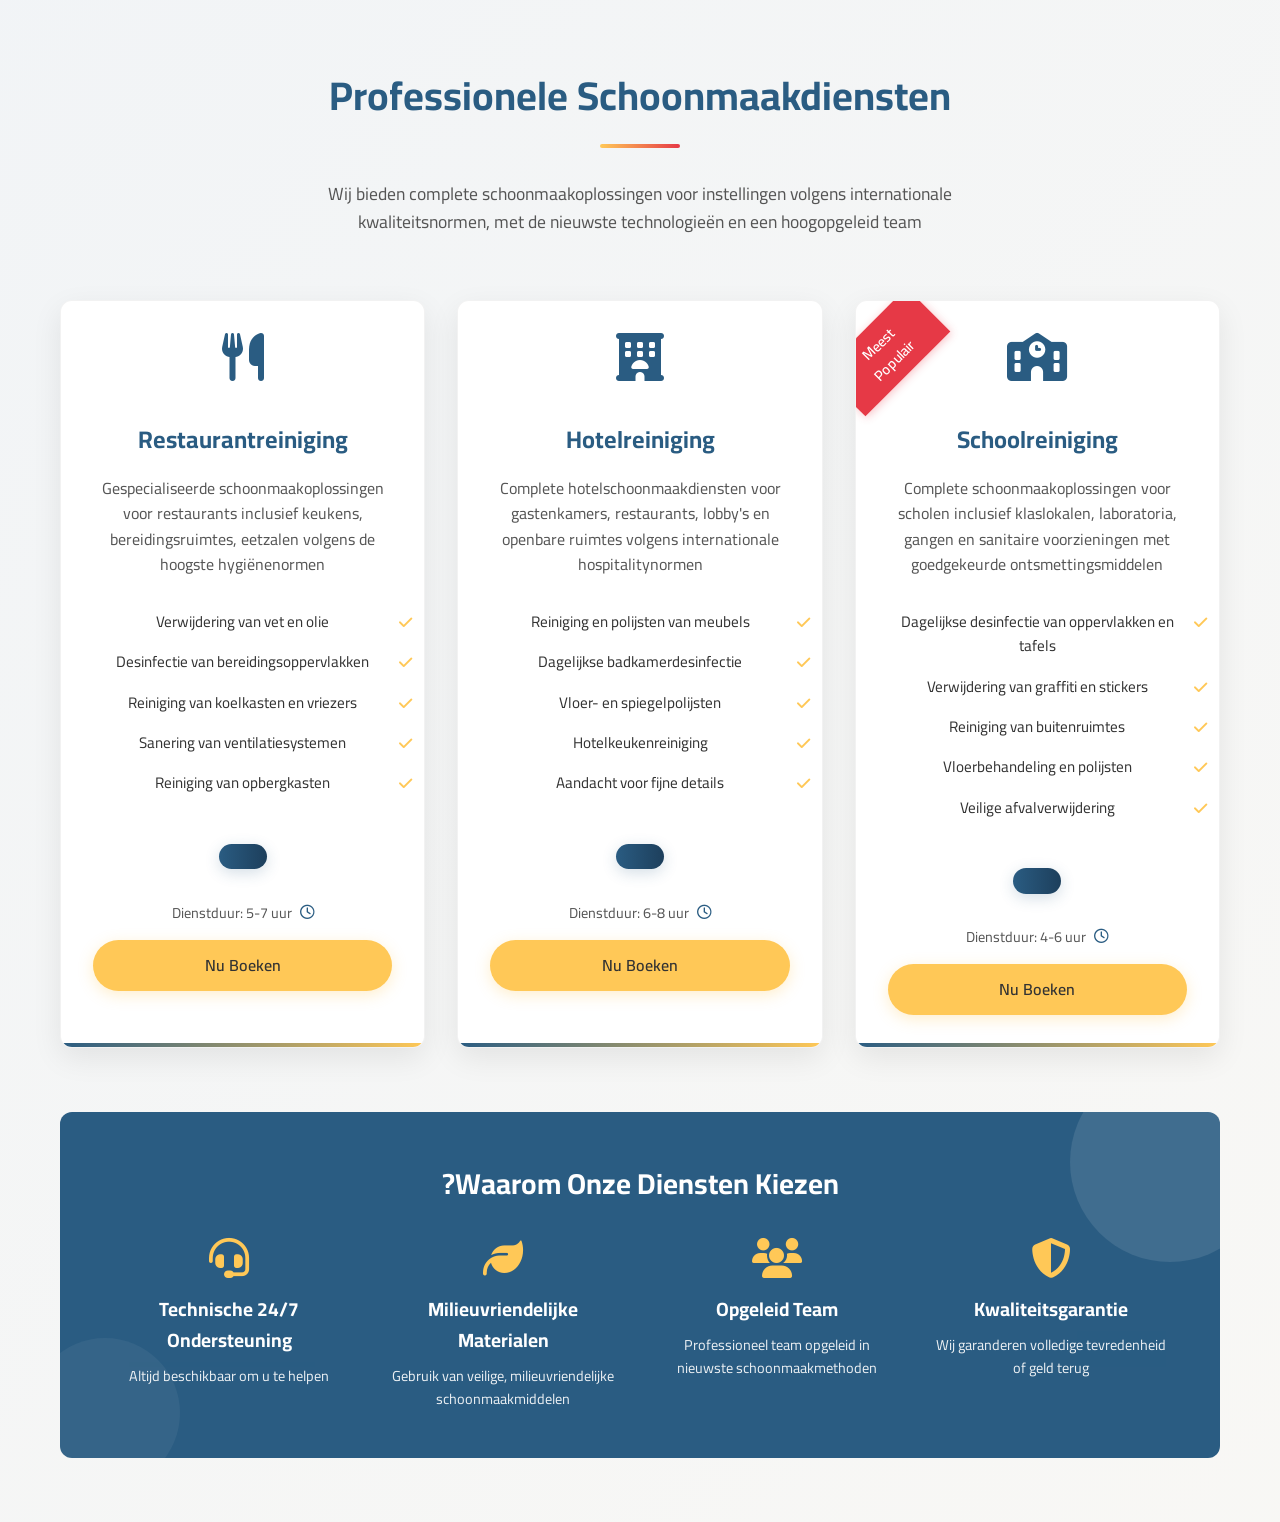
<file: services.html>
<!DOCTYPE html>
<html lang="ar" dir="rtl">
<head>
    <meta charset="UTF-8">
    <meta name="viewport" content="width=device-width, initial-scale=1.0">
    <title>Service Boeking - SchoonmaakProMax | Professionele Schoonmaakdiensten</title>
    <meta name="description" content="Boek professionele schoonmaakdiensten voor scholen, hotels, restaurants en instellingen. Opgeleid team met moderne apparatuur en goedgekeurde schoonmaakmiddelen.">
    <link href="https://fonts.googleapis.com/css2?family=Cairo:wght@300;400;600;700;900&display=swap" rel="stylesheet">
    <link rel="stylesheet" href="https://cdnjs.cloudflare.com/ajax/libs/font-awesome/6.4.0/css/all.min.css">
    <link rel="stylesheet" href="https://cdnjs.cloudflare.com/ajax/libs/animate.css/4.1.1/animate.min.css">
    <style>
        :root {
            --primary: #2A5C82;
            --primary-dark: #1D3F5C;
            --secondary: #FFC857;
            --secondary-dark: #E6B44C;
            --accent: #E63946;
            --accent-dark: #C1121F;
            --text: #333333;
            --text-light: #555;
            --light-bg: #f8f9fa;
            --white: #ffffff;
            --border-radius: 12px;
            --box-shadow: 0 10px 30px rgba(0, 0, 0, 0.08);
            --transition: all 0.3s cubic-bezier(0.25, 0.8, 0.25, 1);
        }

        * {
            box-sizing: border-box;
            margin: 0;
            padding: 0;
        }

        body {
            font-family: 'Cairo', sans-serif;
            background: var(--light-bg);
            color: var(--text);
            line-height: 1.6;
        }

        .container {
            width: 100%;
            max-width: 1200px;
            margin: 0 auto;
            padding: 0 20px;
        }

        /* Main section improvements */
        .booking-section {
            padding: 4rem 0;
            position: relative;
            overflow: hidden;
        }

        .booking-section::before {
            content: '';
            position: absolute;
            top: 0;
            right: 0;
            width: 100%;
            height: 100%;
            background: linear-gradient(135deg, rgba(42, 92, 130, 0.03) 0%, rgba(255, 200, 87, 0.03) 100%);
            z-index: -1;
        }

        /* Title improvements */
        .section-header {
            text-align: center;
            margin-bottom: 4rem;
            position: relative;
        }

        .section-title {
            font-size: 2.5rem;
            color: var(--primary);
            font-weight: 700;
            margin-bottom: 1rem;
            position: relative;
            display: inline-block;
        }

        .section-title::after {
            content: '';
            display: block;
            width: 80px;
            height: 4px;
            background: linear-gradient(to right, var(--secondary), var(--accent));
            margin: 1rem auto;
            border-radius: 2px;
        }

        .section-subtitle {
            color: var(--text-light);
            font-size: 1.1rem;
            max-width: 700px;
            margin: 0 auto;
            text-align: center;
        }

        /* Service cards improvements */
        .services-grid {
            display: grid;
            grid-template-columns: repeat(auto-fit, minmax(300px, 1fr));
            gap: 2rem;
            margin: 3rem 0;
        }

        .service-card {
            background: var(--white);
            border-radius: var(--border-radius);
            padding: 2rem;
            text-align: center;
            transition: var(--transition);
            box-shadow: var(--box-shadow);
            border: 1px solid rgba(0, 0, 0, 0.05);
            position: relative;
            overflow: hidden;
        }

        .service-card:hover {
            transform: translateY(-10px);
            box-shadow: 0 15px 40px rgba(0, 0, 0, 0.12);
        }

        .service-card::after {
            content: '';
            position: absolute;
            bottom: 0;
            right: 0;
            width: 100%;
            height: 4px;
            background: linear-gradient(to right, var(--primary), var(--secondary));
            transition: var(--transition);
        }

        .service-card:hover::after {
            height: 6px;
        }

        .service-badge {
            position: absolute;
            top: 20px;
            left: -30px;
            background: var(--accent);
            color: var(--white);
            padding: 0.5rem 2rem;
            font-size: 0.9rem;
            font-weight: 600;
            transform: rotate(-45deg);
            box-shadow: 0 2px 8px rgba(230, 57, 70, 0.3);
            width: 120px;
            text-align: center;
        }

        .service-icon {
            font-size: 3rem;
            color: var(--primary);
            margin-bottom: 1.5rem;
            transition: var(--transition);
        }

        .service-card:hover .service-icon {
            transform: scale(1.1);
            color: var(--accent);
        }

        .service-title {
            color: var(--primary);
            margin: 1rem 0;
            font-size: 1.5rem;
            font-weight: 700;
            text-align: center;
        }

        .service-description {
            color: var(--text-light);
            font-size: 1rem;
            margin-bottom: 1.5rem;
            min-height: 60px;
            text-align: center;
        }

        .service-features {
            list-style: none;
            padding: 0;
            margin: 1.5rem 0;
            text-align: center;
        }

        .service-features li {
            padding: 0.5rem 0;
            font-size: 0.95rem;
            position: relative;
            text-align: center;
        }

        .service-features li::before {
            content: "\f00c";
            font-family: "Font Awesome 6 Free";
            font-weight: 900;
            color: var(--secondary);
            position: absolute;
            right: -20px;
        }

        .service-price {
            background: linear-gradient(to right, var(--primary), var(--primary-dark));
            color: var(--white);
            padding: 0.8rem 1.5rem;
            border-radius: 50px;
            display: inline-block;
            font-weight: 700;
            font-size: 1.2rem;
            margin: 1rem 0;
            box-shadow: 0 4px 15px rgba(42, 92, 130, 0.2);
            text-align: center;
        }

        .service-duration {
            color: var(--text-light);
            margin-top: 0.5rem;
            font-size: 0.9rem;
            display: flex;
            align-items: center;
            justify-content: center;
            gap: 0.5rem;
            text-align: center;
        }

        .service-duration i {
            color: var(--primary);
        }

        .btn {
            display: inline-block;
            background: var(--secondary);
            color: var(--text);
            padding: 0.8rem 2rem;
            border-radius: 50px;
            font-weight: 600;
            text-decoration: none;
            transition: var(--transition);
            border: none;
            cursor: pointer;
            font-size: 1rem;
            margin-top: 1rem;
            box-shadow: 0 4px 15px rgba(255, 200, 87, 0.3);
            text-align: center;
        }

        .btn:hover {
            background: var(--secondary-dark);
            transform: translateY(-3px);
            box-shadow: 0 8px 20px rgba(255, 200, 87, 0.4);
        }

        .btn-block {
            display: block;
            width: 100%;
        }

        /* Animation effects */
        .animate-delay-1 {
            animation-delay: 0.2s;
        }

        .animate-delay-2 {
            animation-delay: 0.4s;
        }

        .animate-delay-3 {
            animation-delay: 0.6s;
        }

        /* Quality guarantee section */
        .quality-guarantee {
            background: var(--primary);
            color: var(--white);
            padding: 3rem;
            border-radius: var(--border-radius);
            margin-top: 4rem;
            text-align: center;
            position: relative;
            overflow: hidden;
        }

        .quality-guarantee::before {
            content: '';
            position: absolute;
            top: -50px;
            right: -50px;
            width: 200px;
            height: 200px;
            background: rgba(255, 255, 255, 0.1);
            border-radius: 50%;
        }

        .quality-guarantee::after {
            content: '';
            position: absolute;
            bottom: -30px;
            left: -30px;
            width: 150px;
            height: 150px;
            background: rgba(255, 255, 255, 0.05);
            border-radius: 50%;
        }

        .quality-title {
            font-size: 1.8rem;
            margin-bottom: 1rem;
            position: relative;
            z-index: 1;
        }

        .quality-items {
            display: flex;
            flex-wrap: wrap;
            justify-content: center;
            gap: 2rem;
            margin-top: 2rem;
            position: relative;
            z-index: 1;
        }

        .quality-item {
            flex: 1;
            min-width: 200px;
            text-align: center;
        }

        .quality-item i {
            font-size: 2.5rem;
            color: var(--secondary);
            margin-bottom: 1rem;
        }

        .quality-item h4 {
            font-size: 1.2rem;
            margin-bottom: 0.5rem;
        }

        .quality-item p {
            opacity: 0.9;
            font-size: 0.9rem;
        }

        /* Responsive adaptations */
        @media (max-width: 992px) {
            .section-title {
                font-size: 2.2rem;
            }
            
            .services-grid {
                grid-template-columns: repeat(auto-fit, minmax(280px, 1fr));
            }
        }

        @media (max-width: 768px) {
            .booking-section {
                padding: 3rem 0;
            }
            
            .section-title {
                font-size: 1.8rem;
            }
            
            .section-subtitle {
                font-size: 1rem;
            }
            
            .quality-guarantee {
                padding: 2rem 1rem;
            }
            
            .quality-items {
                flex-direction: column;
                align-items: center;
                gap: 1.5rem;
            }
            
            .quality-item {
                min-width: 100%;
            }
        }

        @media (max-width: 576px) {
            .services-grid {
                grid-template-columns: 1fr;
            }
            
            .section-title {
                font-size: 1.6rem;
            }
            
            .service-card {
                padding: 1.5rem;
            }
        }
    </style>
</head>
<body>
    <section class="booking-section">
        <div class="container">
            <div class="section-header animate__animated animate__fadeIn">
                <h1 class="section-title">Professionele Schoonmaakdiensten</h1>
                <p class="section-subtitle">Wij bieden complete schoonmaakoplossingen voor instellingen volgens internationale kwaliteitsnormen, met de nieuwste technologieën en een hoogopgeleid team</p>
            </div>

            <div class="services-grid">
                <!-- School Cleaning -->
                <div class="service-card animate__animated animate__fadeInUp animate-delay-1">
                    <span class="service-badge">Meest Populair</span>
                    <i class="fas fa-school service-icon"></i>
                    <h3 class="service-title">Schoolreiniging</h3>
                    <p class="service-description">
                        Complete schoonmaakoplossingen voor scholen inclusief klaslokalen, laboratoria, gangen en sanitaire voorzieningen met goedgekeurde ontsmettingsmiddelen
                    </p>
                    <ul class="service-features">
                        <li>Dagelijkse desinfectie van oppervlakken en tafels</li>
                        <li>Verwijdering van graffiti en stickers</li>
                        <li>Reiniging van buitenruimtes</li>
                        <li>Vloerbehandeling en polijsten</li>
                        <li>Veilige afvalverwijdering</li>
                    </ul>
                    <div class="service-price">  </div>
                    <div class="service-duration">
                        <i class="far fa-clock"></i> Dienstduur: 4-6 uur
                    </div>
                    <a href="booking.html" class="btn btn-block">Nu Boeken</a>
                </div>

                <!-- Hotel Cleaning -->
                <div class="service-card animate__animated animate__fadeInUp animate-delay-2">
                    <i class="fas fa-hotel service-icon"></i>
                    <h3 class="service-title">Hotelreiniging</h3>
                    <p class="service-description">
                        Complete hotelschoonmaakdiensten voor gastenkamers, restaurants, lobby's en openbare ruimtes volgens internationale hospitalitynormen
                    </p>
                    <ul class="service-features">
                        <li>Reiniging en polijsten van meubels</li>
                        <li>Dagelijkse badkamerdesinfectie</li>
                        <li>Vloer- en spiegelpolijsten</li>
                        <li>Hotelkeukenreiniging</li>
                        <li>Aandacht voor fijne details</li>
                    </ul>
                    <div class="service-price">  </div>
                    <div class="service-duration">
                        <i class="far fa-clock"></i> Dienstduur: 6-8 uur
                    </div>
                    <a href="booking.html" class="btn btn-block">Nu Boeken</a>
                </div>

                <!-- Restaurant Cleaning -->
                <div class="service-card animate__animated animate__fadeInUp animate-delay-3">
                    <i class="fas fa-utensils service-icon"></i>
                    <h3 class="service-title">Restaurantreiniging</h3>
                    <p class="service-description">
                        Gespecialiseerde schoonmaakoplossingen voor restaurants inclusief keukens, bereidingsruimtes, eetzalen volgens de hoogste hygiënenormen
                    </p>
                    <ul class="service-features">
                        <li>Verwijdering van vet en olie</li>
                        <li>Desinfectie van bereidingsoppervlakken</li>
                        <li>Reiniging van koelkasten en vriezers</li>
                        <li>Sanering van ventilatiesystemen</li>
                        <li>Reiniging van opbergkasten</li>
                    </ul>
                    <div class="service-price">  </div>
                    <div class="service-duration">
                        <i class="far fa-clock"></i> Dienstduur: 5-7 uur
                    </div>
                    <a href="booking.html" class="btn btn-block">Nu Boeken</a>
                </div>
            </div>

            <!-- Quality Guarantee Section -->
            <div class="quality-guarantee animate__animated animate__fadeIn">
                <h3 class="quality-title">Waarom Onze Diensten Kiezen?</h3>
                <div class="quality-items">
                    <div class="quality-item">
                        <i class="fas fa-shield-alt"></i>
                        <h4>Kwaliteitsgarantie</h4>
                        <p>Wij garanderen volledige tevredenheid of geld terug</p>
                    </div>
                    <div class="quality-item">
                        <i class="fas fa-users"></i>
                        <h4>Opgeleid Team</h4>
                        <p>Professioneel team opgeleid in nieuwste schoonmaakmethoden</p>
                    </div>
                    <div class="quality-item">
                        <i class="fas fa-leaf"></i>
                        <h4>Milieuvriendelijke Materialen</h4>
                        <p>Gebruik van veilige, milieuvriendelijke schoonmaakmiddelen</p>
                    </div>
                    <div class="quality-item">
                        <i class="fas fa-headset"></i>
                        <h4>24/7 Technische Ondersteuning</h4>
                        <p>Altijd beschikbaar om u te helpen</p>
                    </div>
                </div>
            </div>
        </div>
    </section>

    <script>
        // Add animation effects on scroll
        document.addEventListener('DOMContentLoaded', function() {
            const animateElements = document.querySelectorAll('.animate__animated');
            
            const observer = new IntersectionObserver((entries) => {
                entries.forEach(entry => {
                    if (entry.isIntersecting) {
                        entry.target.classList.add(entry.target.dataset.animate);
                        observer.unobserve(entry.target);
                    }
                });
            }, {
                threshold: 0.1
            });

            animateElements.forEach(element => {
                observer.observe(element);
            });

            // Effects when clicking buttons
            const buttons = document.querySelectorAll('.btn');
            buttons.forEach(button => {
                button.addEventListener('click', function() {
                    this.classList.add('animate__pulse');
                    setTimeout(() => {
                        this.classList.remove('animate__pulse');
                    }, 1000);
                    
                    // Here you can add the actual booking function
                    alert('Bedankt voor het kiezen van onze dienst! U wordt doorgestuurd naar de boekingspagina.');
                });
            });
        });
    </script>
</body>
</html>
</file>
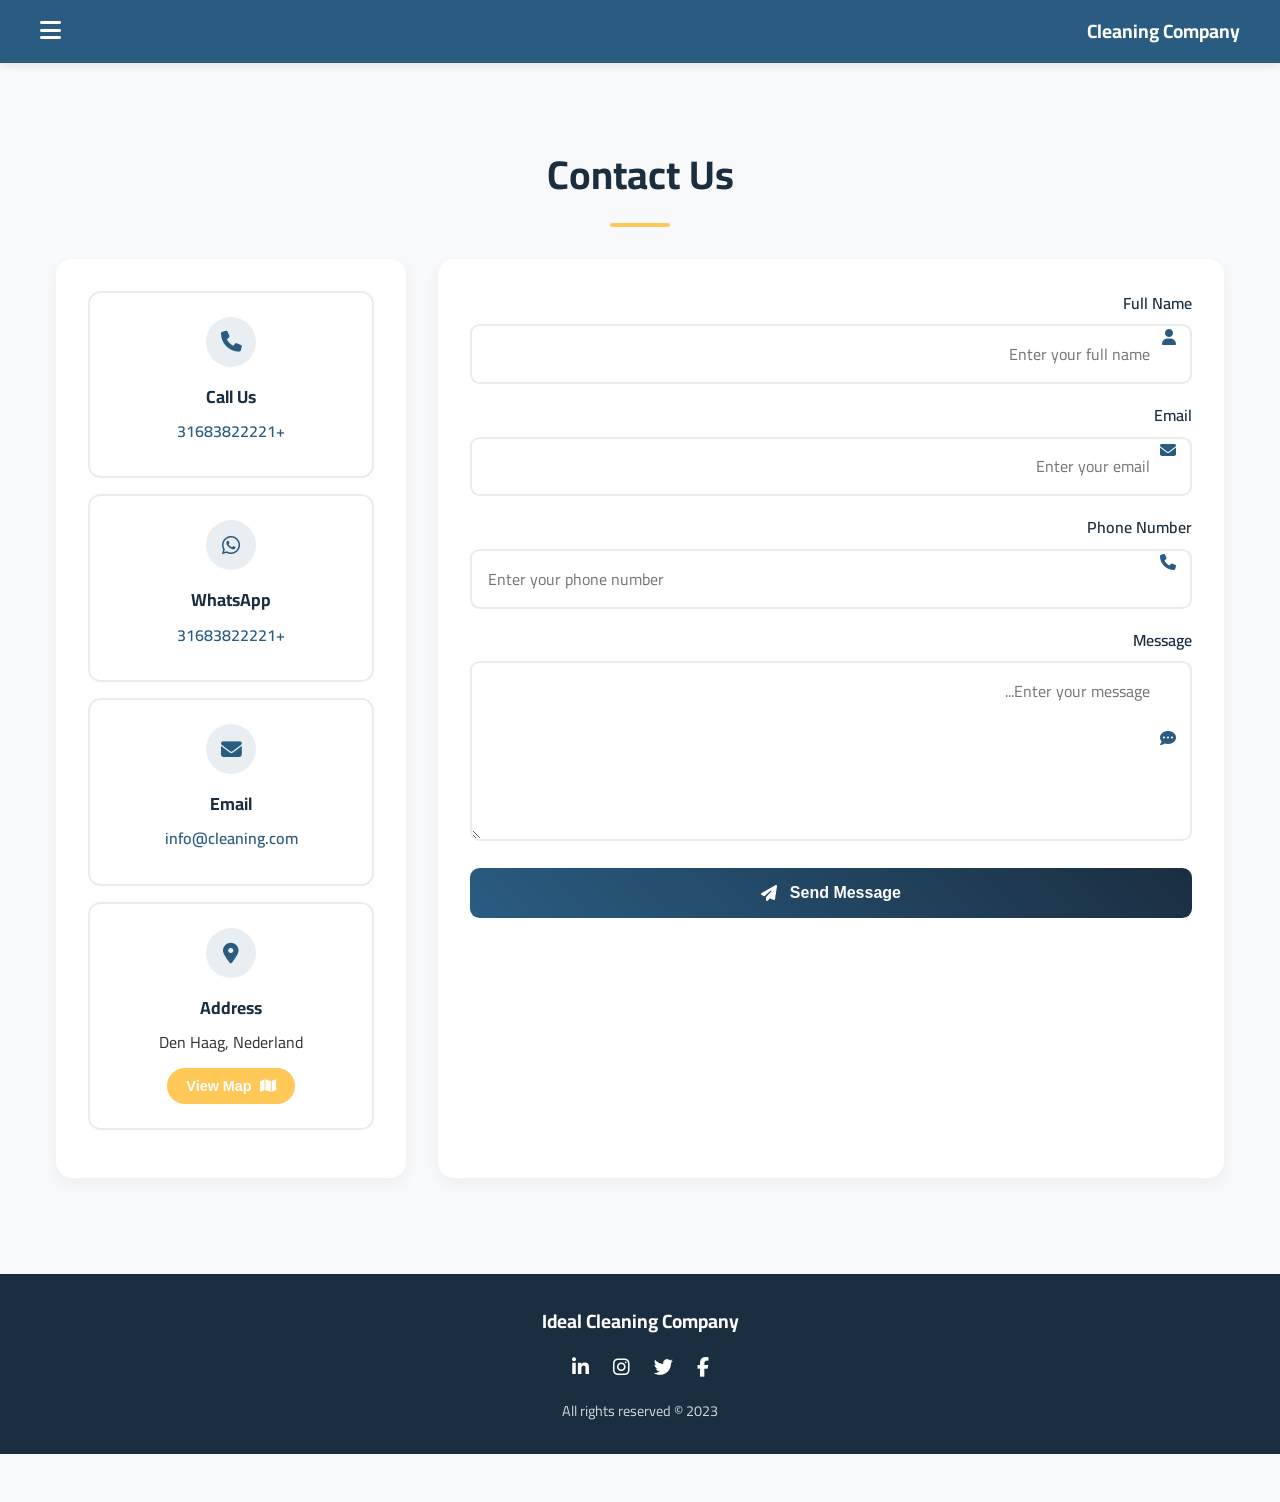
<file: en/contact.html>
<!DOCTYPE html>
<html lang="ar" dir="rtl">
<head>
    <meta charset="UTF-8">
    <meta name="viewport" content="width=device-width, initial-scale=1.0">
    <title>Contact Us - Cleaning Company</title>
    <link href="https://fonts.googleapis.com/css2?family=Cairo:wght@400;700&display=swap" rel="stylesheet">
    <link rel="stylesheet" href="https://cdnjs.cloudflare.com/ajax/libs/font-awesome/6.4.0/css/all.min.css">
    <link href="https://unpkg.com/aos@2.3.1/dist/aos.css" rel="stylesheet">
    <style>
        :root {
            --primary: #2A5C82;
            --secondary: #FFC857;
            --dark: #1A2E40;
            --light: #F8F9FA;
            --white: #FFFFFF;
            --gray: #e9ecef;
        }

        * {
            margin: 0;
            padding: 0;
            box-sizing: border-box;
            -webkit-tap-highlight-color: transparent;
        }

        body {
            font-family: 'Cairo', sans-serif;
            line-height: 1.6;
            color: #333;
            background: var(--light);
            min-height: 100vh;
            text-align: right;
        }

        .contact-page {
            padding-bottom: 3rem;
        }

        .container {
            width: 100%;
            max-width: 1200px;
            margin: 0 auto;
            padding: 0 1rem;
        }

        /* Header mobile improvements */
        header {
            background: var(--primary);
            color: white;
            padding: 1rem;
            position: sticky;
            top: 0;
            z-index: 100;
            box-shadow: 0 2px 10px rgba(0,0,0,0.1);
        }

        .header-content {
            display: flex;
            justify-content: space-between;
            align-items: center;
            max-width: 1200px;
            margin: 0 auto;
        }

        .logo {
            font-weight: 700;
            font-size: 1.2rem;
        }

        .menu-btn {
            background: none;
            border: none;
            color: white;
            font-size: 1.5rem;
            cursor: pointer;
        }

        /* Title improvements */
        .contact-section {
            padding: 2rem 0;
        }

        .page-title {
            text-align: center;
            font-size: 2rem;
            color: var(--dark);
            margin: 1.5rem 0;
            position: relative;
            font-weight: 700;
        }

        .page-title::after {
            content: '';
            display: block;
            width: 60px;
            height: 4px;
            background: var(--secondary);
            margin: 1rem auto;
            border-radius: 2px;
        }

        /* Grid improvements */
        .contact-grid {
            display: flex;
            flex-direction: column;
            gap: 2rem;
        }

        /* Form improvements */
        .contact-form {
            background: var(--white);
            padding: 1.5rem;
            border-radius: 1rem;
            box-shadow: 0 5px 15px rgba(0,0,0,0.05);
        }

        .form-group {
            position: relative;
            margin-bottom: 1.2rem;
        }

        .form-label {
            display: block;
            margin-bottom: 0.5rem;
            font-weight: 600;
            color: var(--dark);
        }

        .form-input {
            width: 100%;
            padding: 0.8rem 2.5rem 0.8rem 1rem;
            border: 2px solid var(--gray);
            border-radius: 0.6rem;
            font-size: 1rem;
            transition: all 0.3s ease;
            font-family: 'Cairo', sans-serif;
        }

        .form-input:focus {
            border-color: var(--primary);
            outline: none;
            box-shadow: 0 0 0 3px rgba(42, 92, 130, 0.2);
        }

        .form-icon {
            position: absolute;
            right: 1rem;
            top: 50%;
            transform: translateY(-50%);
            color: var(--primary);
        }

        textarea.form-input {
            resize: vertical;
            min-height: 120px;
        }

        /* Submit button improvements */
        .send-btn {
            width: 100%;
            padding: 1rem;
            font-size: 1rem;
            background: linear-gradient(45deg, var(--primary), var(--dark));
            border: none;
            border-radius: 0.6rem;
            color: white;
            cursor: pointer;
            transition: all 0.3s ease;
            display: flex;
            align-items: center;
            justify-content: center;
            gap: 0.8rem;
            font-weight: 600;
            margin-top: 1rem;
        }

        .send-btn:active {
            transform: scale(0.98);
        }

        /* Contact info improvements */
        .contact-info {
            background: var(--white);
            padding: 1.5rem;
            border-radius: 1rem;
            box-shadow: 0 5px 15px rgba(0,0,0,0.05);
        }

        .info-box {
            text-align: center;
            padding: 1.5rem 1rem;
            margin-bottom: 1rem;
            border: 2px solid var(--gray);
            border-radius: 0.8rem;
            transition: all 0.3s ease;
        }

        .info-box:hover {
            border-color: var(--primary);
            transform: translateY(-5px);
        }

        .info-icon__wrapper {
            width: 50px;
            height: 50px;
            background: rgba(42, 92, 130, 0.1);
            border-radius: 50%;
            margin: 0 auto 1rem;
            display: flex;
            align-items: center;
            justify-content: center;
        }

        .info-icon {
            font-size: 1.3rem;
            color: var(--primary);
        }

        .info-title {
            color: var(--dark);
            margin-bottom: 0.5rem;
            font-size: 1.1rem;
        }

        .info-link {
            color: var(--primary);
            text-decoration: none;
            transition: all 0.3s ease;
            display: block;
            margin: 0.5rem 0;
            font-weight: 600;
        }

        .info-link:hover {
            color: var(--secondary);
        }

        .map-btn {
            background: var(--secondary);
            color: white;
            border: none;
            padding: 0.6rem 1.2rem;
            border-radius: 50px;
            margin-top: 0.8rem;
            cursor: pointer;
            display: inline-flex;
            align-items: center;
            gap: 0.5rem;
            font-weight: 600;
            font-size: 0.9rem;
            transition: all 0.3s ease;
        }

        .map-btn:active {
            transform: scale(0.95);
        }

        /* Options window improvements */
        .options-modal {
            display: none;
            position: fixed;
            top: 0;
            right: 0;
            bottom: 0;
            left: 0;
            background: rgba(0,0,0,0.5);
            z-index: 1000;
            justify-content: center;
            align-items: center;
            padding: 1rem;
        }

        .modal-content {
            background: white;
            border-radius: 1rem;
            width: 100%;
            max-width: 400px;
            padding: 1.5rem;
            box-shadow: 0 5px 20px rgba(0,0,0,0.2);
            animation: modalFadeIn 0.3s ease;
        }

        @keyframes modalFadeIn {
            from { opacity: 0; transform: translateY(20px); }
            to { opacity: 1; transform: translateY(0); }
        }

        .modal-title {
            font-size: 1.3rem;
            color: var(--dark);
            margin-bottom: 1.5rem;
            text-align: center;
        }

        .option-btn {
            display: flex;
            align-items: center;
            gap: 1rem;
            padding: 1rem;
            margin-bottom: 1rem;
            border-radius: 0.8rem;
            background: var(--light);
            border: none;
            width: 100%;
            cursor: pointer;
            transition: all 0.3s ease;
            font-weight: 600;
            color: var(--dark);
        }

        .option-btn:active {
            transform: scale(0.98);
        }

        .option-btn i {
            font-size: 1.3rem;
            width: 40px;
            height: 40px;
            background: var(--white);
            border-radius: 50%;
            display: flex;
            align-items: center;
            justify-content: center;
        }

        .whatsapp-btn {
            background: rgba(37, 211, 102, 0.1);
            color: #075E54;
        }

        .whatsapp-btn i {
            color: #075E54;
            background: rgba(37, 211, 102, 0.2);
        }

        .sms-btn {
            background: rgba(0, 122, 255, 0.1);
            color: #0062cc;
        }

        .sms-btn i {
            color: #0062cc;
            background: rgba(0, 122, 255, 0.2);
        }

        .email-btn {
            background: rgba(234, 67, 53, 0.1);
            color: #EA4335;
        }

        .email-btn i {
            color: #EA4335;
            background: rgba(234, 67, 53, 0.2);
        }

        .close-modal {
            background: var(--gray);
            border: none;
            padding: 0.6rem 1.5rem;
            border-radius: 50px;
            margin-top: 1rem;
            cursor: pointer;
            display: block;
            width: 100%;
            font-weight: 600;
            transition: all 0.3s ease;
        }

        .close-modal:active {
            transform: scale(0.98);
        }

        /* Footer improvements */
        footer {
            background: var(--dark);
            color: white;
            padding: 2rem 1rem;
            text-align: center;
            margin-top: 3rem;
        }

        .footer-content {
            max-width: 1200px;
            margin: 0 auto;
        }

        .footer-links {
            display: flex;
            justify-content: center;
            gap: 1.5rem;
            margin: 1rem 0;
        }

        .footer-link {
            color: white;
            text-decoration: none;
            font-size: 1.2rem;
            transition: all 0.3s ease;
        }

        .footer-link:hover {
            color: var(--secondary);
        }

        .copyright {
            font-size: 0.9rem;
            opacity: 0.8;
            margin-top: 1rem;
        }

        /* Medium screen improvements */
        @media (min-width: 768px) {
            .page-title {
                font-size: 2.3rem;
                margin: 2rem 0;
            }
            
            .contact-grid {
                flex-direction: row;
            }
            
            .contact-form {
                flex: 1;
            }
            
            .contact-info {
                flex: 0 0 350px;
            }
        }

        /* Large screen improvements */
        @media (min-width: 992px) {
            .contact-section {
                padding: 3rem 0;
            }
            
            .page-title {
                font-size: 2.5rem;
            }
            
            .contact-form {
                padding: 2rem;
            }
            
            .contact-info {
                padding: 2rem;
            }
        }
    </style>
</head>
<body class="contact-page">
    <!-- Header -->
    <header>
        <div class="header-content">
            <div class="logo">Cleaning Company</div>
            <button class="menu-btn">
                <i class="fas fa-bars"></i>
            </button>
        </div>
    </header>

    <main class="container">
        <section class="contact-section">
            <h1 class="page-title" data-aos="fade-down">Contact Us</h1>
            
            <div class="contact-grid">
                <form id="contactForm" class="contact-form">
                    <div class="form-group">
                        <label for="fullName" class="form-label">Full Name</label>
                        <input 
                            type="text" 
                            id="fullName"
                            placeholder="Enter your full name" 
                            required
                            class="form-input"
                        >
                        <i class="fas fa-user form-icon"></i>
                    </div>
                    
                    <div class="form-group">
                        <label for="email" class="form-label">Email</label>
                        <input 
                            type="email" 
                            id="email"
                            placeholder="Enter your email" 
                            required
                            class="form-input"
                        >
                        <i class="fas fa-envelope form-icon"></i>
                    </div>
                    
                    <div class="form-group">
                        <label for="phone" class="form-label">Phone Number</label>
                        <input 
                            type="tel" 
                            id="phone"
                            placeholder="Enter your phone number" 
                            class="form-input"
                        >
                        <i class="fas fa-phone form-icon"></i>
                    </div>
                    
                    <div class="form-group">
                        <label for="message" class="form-label">Message</label>
                        <textarea 
                            id="message"
                            rows="5" 
                            placeholder="Enter your message..." 
                            class="form-input"
                        ></textarea>
                        <i class="fas fa-comment-dots form-icon"></i>
                    </div>
                    
                    <button 
                        type="button" 
                        id="submitBtn"
                        class="send-btn"
                    >
                        <span class="btn-text">Send Message</span>
                        <i class="fas fa-paper-plane btn-icon"></i>
                    </button>
                </form>

                <div class="contact-info">
                    <div class="info-box">
                        <div class="info-icon__wrapper">
                            <i class="fas fa-phone info-icon"></i>
                        </div>
                        <h4 class="info-title">Call Us</h4>
                        <a href="tel:+31683822221" class="info-link">
                            +31683822221
                        </a>
                    </div>
                    
                    <div class="info-box">
                        <div class="info-icon__wrapper">
                            <i class="fab fa-whatsapp info-icon"></i>
                        </div>
                        <h4 class="info-title">WhatsApp</h4>
                        <a 
                            href="https://wa.me/31683822221" 
                            class="info-link"
                            target="_blank"
                        >
                            +31683822221
                        </a>
                    </div>
                    
                    <div class="info-box">
                        <div class="info-icon__wrapper">
                            <i class="fas fa-envelope info-icon"></i>
                        </div>
                        <h4 class="info-title">Email</h4>
                        <a href="mailto:info@cleaning.com" class="info-link">
                            info@cleaning.com
                        </a>
                    </div>
                    
                    <div class="info-box">
                        <div class="info-icon__wrapper">
                            <i class="fas fa-map-marker-alt info-icon"></i>
                        </div>
                        <h4 class="info-title">Address</h4>
                          <p class="info-text">
                            Den Haag, Nederland                            <button class="map-btn">
                                <i class="fas fa-map"></i>
                                View Map
                            </button>
                        </p>
                    </div>
                </div>
            </div>
        </section>
    </main>

    <!-- Send Options Modal -->
    <div id="optionsModal" class="options-modal">
        <div class="modal-content">
            <h3 class="modal-title">Choose Sending Method</h3>
            
            <button id="whatsappBtn" class="option-btn whatsapp-btn">
                <i class="fab fa-whatsapp"></i>
                <span>Send via WhatsApp</span>
            </button>
            
            <button id="smsBtn" class="option-btn sms-btn">
                <i class="fas fa-sms"></i>
                <span>Send SMS</span>
            </button>
            
            <button id="emailBtn" class="option-btn email-btn">
                <i class="fas fa-envelope"></i>
                <span>Send via Email</span>
            </button>
            
            <button id="closeModal" class="close-modal">
                Close
            </button>
        </div>
    </div>

    <!-- Footer -->
    <footer>
        <div class="footer-content">
            <div class="logo">Ideal Cleaning Company</div>
            
            <div class="footer-links">
                <a href="#" class="footer-link"><i class="fab fa-facebook-f"></i></a>
                <a href="#" class="footer-link"><i class="fab fa-twitter"></i></a>
                <a href="#" class="footer-link"><i class="fab fa-instagram"></i></a>
                <a href="#" class="footer-link"><i class="fab fa-linkedin-in"></i></a>
            </div>
            
            <p class="copyright">All rights reserved &copy; 2023</p>
        </div>
    </footer>

    <script src="https://unpkg.com/aos@2.3.1/dist/aos.js"></script>
    <script>
        // Initialize animation effects
        AOS.init({
            duration: 600,
            once: true
        });
        
        // Form variables
        const contactForm = document.getElementById('contactForm');
        const submitBtn = document.getElementById('submitBtn');
        const optionsModal = document.getElementById('optionsModal');
        const closeModal = document.getElementById('closeModal');
        const whatsappBtn = document.getElementById('whatsappBtn');
        const smsBtn = document.getElementById('smsBtn');
        const emailBtn = document.getElementById('emailBtn');
        
        // Open options window when clicking send
        submitBtn.addEventListener('click', function() {
            // Validate form
            if (contactForm.checkValidity()) {
                optionsModal.style.display = 'flex';
                document.body.style.overflow = 'hidden';
            } else {
                // If form is invalid, show error message
                alert('Please fill all required fields');
                contactForm.reportValidity();
            }
        });
        
        // Close window
        closeModal.addEventListener('click', function() {
            optionsModal.style.display = 'none';
            document.body.style.overflow = 'auto';
        });
        
        // Send via WhatsApp
        whatsappBtn.addEventListener('click', function() {
            const name = document.getElementById('fullName').value;
            const email = document.getElementById('email').value;
            const phone = document.getElementById('phone').value;
            const message = document.getElementById('message').value;
            
            const whatsappMessage = `
                *New Message from Cleaning Company Website*
                
                *Name:* ${name}
                *Email:* ${email}
                *Phone:* ${phone}
                *Message:*
                ${message}
            `;
            
            const encodedMessage = encodeURIComponent(whatsappMessage);
            window.open(`https://wa.me/31683822221?text=${encodedMessage}`, '_blank');
            
            optionsModal.style.display = 'none';
            document.body.style.overflow = 'auto';
            contactForm.reset();
        });
        
        // Send SMS
        smsBtn.addEventListener('click', function() {
            const name = document.getElementById('fullName').value;
            const phone = document.getElementById('phone').value;
            const message = document.getElementById('message').value;
            
            const smsBody = `
                New message from ${name}
                ${message}
                For reply: ${phone}
            `;
            
            window.open(`sms:+31683822221?body=${encodeURIComponent(smsBody)}`, '_blank');
            
            optionsModal.style.display = 'none';
            document.body.style.overflow = 'auto';
            contactForm.reset();
        });
        
        // Send via Email
        emailBtn.addEventListener('click', function() {
            const name = document.getElementById('fullName').value;
            const email = document.getElementById('email').value;
            const phone = document.getElementById('phone').value;
            const message = document.getElementById('message').value;
            
            const subject = `New message from ${name} - Cleaning Company Website`;
            const emailBody = `
                Customer Name: ${name}
                Email: ${email}
                Phone: ${phone}
                
                Message:
                ${message}
                
                ---
                This message was sent from the contact form on Cleaning Company website
            `;
            
            window.open(`mailto:2025ooss@gmail.com?subject=${encodeURIComponent(subject)}&body=${encodeURIComponent(emailBody)}`);
            
            optionsModal.style.display = 'none';
            document.body.style.overflow = 'auto';
            contactForm.reset();
        });
        
        // Close window when clicking outside
        window.addEventListener('click', function(event) {
            if (event.target === optionsModal) {
                optionsModal.style.display = 'none';
                document.body.style.overflow = 'auto';
            }
        });
    </script>
</body>
</html>
</file>
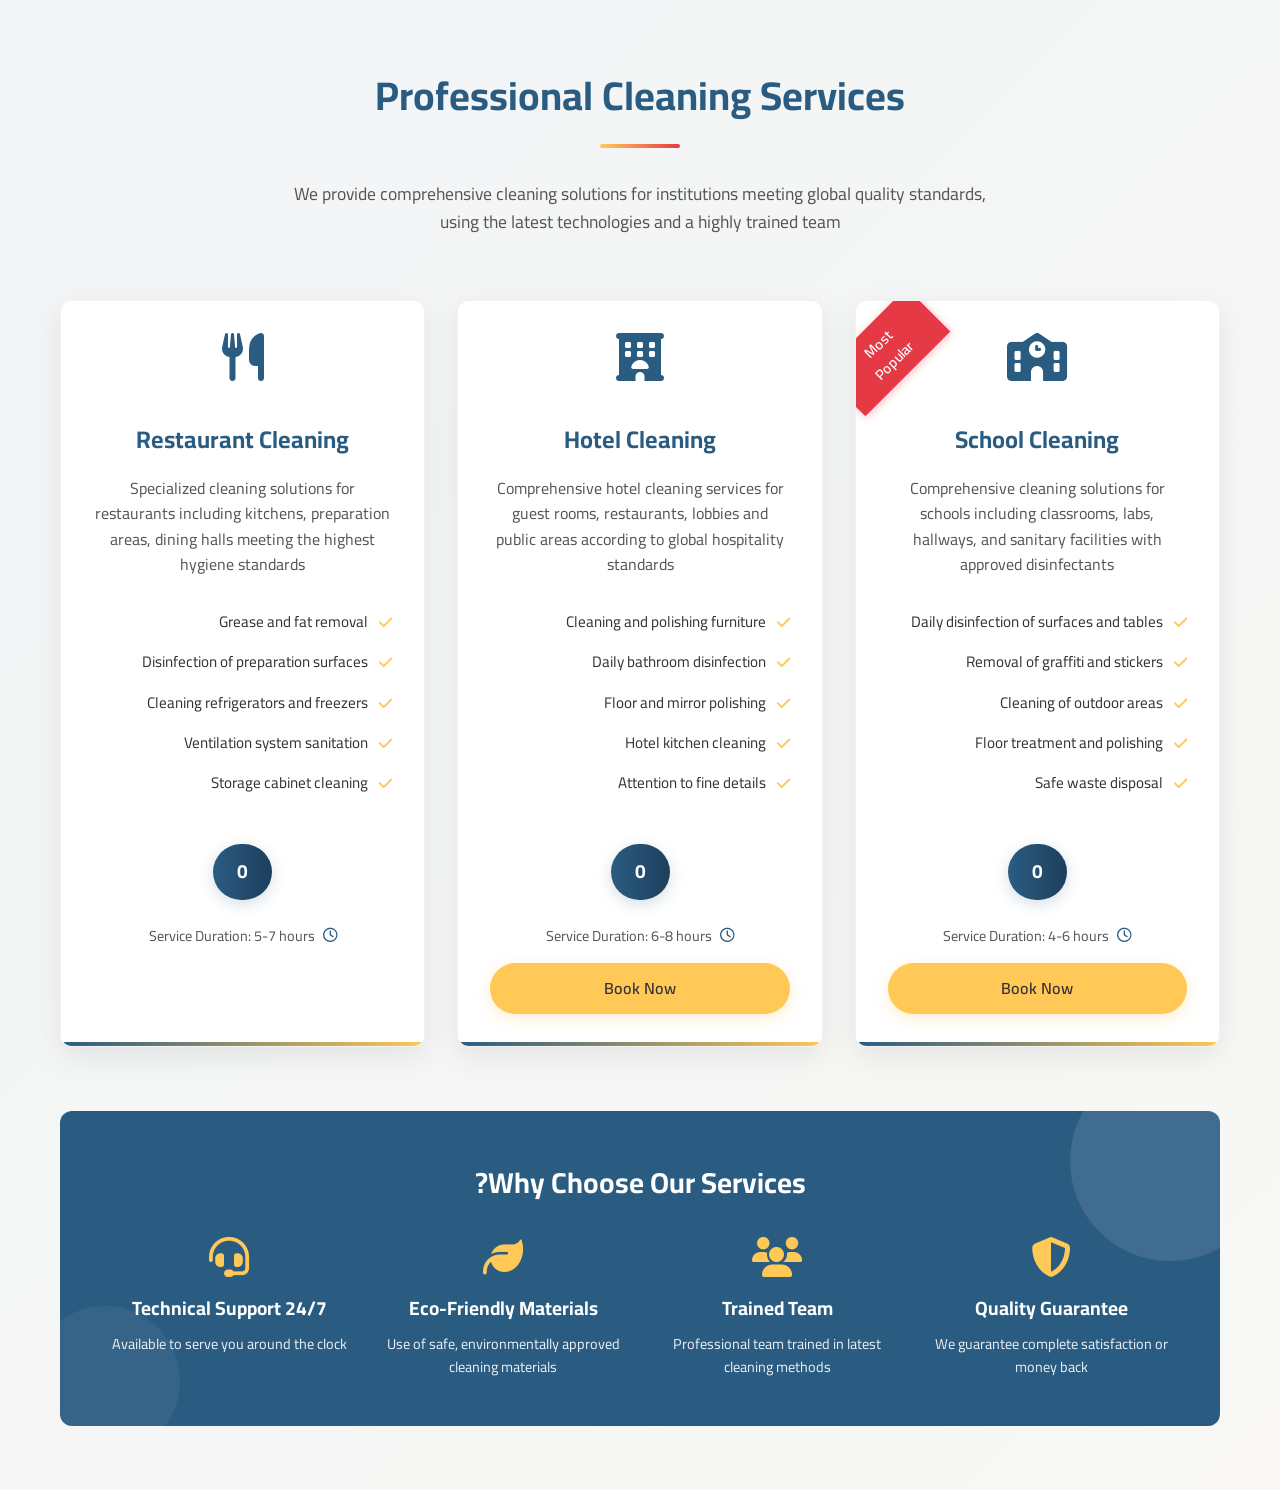
<file: en/services.html>
<!DOCTYPE html>
<html lang="ar" dir="rtl">
<head>
    <meta charset="UTF-8">
    <meta name="viewport" content="width=device-width, initial-scale=1.0">
    <title>Service Booking - Ideal Cleaning Company | Professional Institutional Cleaning</title>
    <meta name="description" content="Book professional cleaning services for schools, hotels, restaurants, and institutions. Trained team with modern equipment and approved cleaning materials.">
    <link href="https://fonts.googleapis.com/css2?family=Cairo:wght@300;400;600;700;900&display=swap" rel="stylesheet">
    <link rel="stylesheet" href="https://cdnjs.cloudflare.com/ajax/libs/font-awesome/6.4.0/css/all.min.css">
    <link rel="stylesheet" href="https://cdnjs.cloudflare.com/ajax/libs/animate.css/4.1.1/animate.min.css">
    <style>
        :root {
            --primary: #2A5C82;
            --primary-dark: #1D3F5C;
            --secondary: #FFC857;
            --secondary-dark: #E6B44C;
            --accent: #E63946;
            --accent-dark: #C1121F;
            --text: #333333;
            --text-light: #555;
            --light-bg: #f8f9fa;
            --white: #ffffff;
            --border-radius: 12px;
            --box-shadow: 0 10px 30px rgba(0, 0, 0, 0.08);
            --transition: all 0.3s cubic-bezier(0.25, 0.8, 0.25, 1);
        }

        * {
            box-sizing: border-box;
            margin: 0;
            padding: 0;
        }

        body {
            font-family: 'Cairo', sans-serif;
            background: var(--light-bg);
            color: var(--text);
            line-height: 1.6;
        }

        .container {
            width: 100%;
            max-width: 1200px;
            margin: 0 auto;
            padding: 0 20px;
        }

        /* Main section improvements */
        .booking-section {
            padding: 4rem 0;
            position: relative;
            overflow: hidden;
        }

        .booking-section::before {
            content: '';
            position: absolute;
            top: 0;
            right: 0;
            width: 100%;
            height: 100%;
            background: linear-gradient(135deg, rgba(42, 92, 130, 0.03) 0%, rgba(255, 200, 87, 0.03) 100%);
            z-index: -1;
        }

        /* Title improvements */
        .section-header {
            text-align: center;
            margin-bottom: 4rem;
            position: relative;
        }

        .section-title {
            font-size: 2.5rem;
            color: var(--primary);
            font-weight: 700;
            margin-bottom: 1rem;
            position: relative;
            display: inline-block;
        }

        .section-title::after {
            content: '';
            display: block;
            width: 80px;
            height: 4px;
            background: linear-gradient(to right, var(--secondary), var(--accent));
            margin: 1rem auto;
            border-radius: 2px;
        }

        .section-subtitle {
            color: var(--text-light);
            font-size: 1.1rem;
            max-width: 700px;
            margin: 0 auto;
        }

        /* Service cards improvements */
        .services-grid {
            display: grid;
            grid-template-columns: repeat(auto-fit, minmax(300px, 1fr));
            gap: 2rem;
            margin: 3rem 0;
        }

        .service-card {
            background: var(--white);
            border-radius: var(--border-radius);
            padding: 2rem;
            text-align: center;
            transition: var(--transition);
            box-shadow: var(--box-shadow);
            border: 1px solid rgba(0, 0, 0, 0.05);
            position: relative;
            overflow: hidden;
        }

        .service-card:hover {
            transform: translateY(-10px);
            box-shadow: 0 15px 40px rgba(0, 0, 0, 0.12);
        }

        .service-card::after {
            content: '';
            position: absolute;
            bottom: 0;
            right: 0;
            width: 100%;
            height: 4px;
            background: linear-gradient(to right, var(--primary), var(--secondary));
            transition: var(--transition);
        }

        .service-card:hover::after {
            height: 6px;
        }

        .service-badge {
            position: absolute;
            top: 20px;
            left: -30px;
            background: var(--accent);
            color: var(--white);
            padding: 0.5rem 2rem;
            font-size: 0.9rem;
            font-weight: 600;
            transform: rotate(-45deg);
            box-shadow: 0 2px 8px rgba(230, 57, 70, 0.3);
            width: 120px;
            text-align: center;
        }

        .service-icon {
            font-size: 3rem;
            color: var(--primary);
            margin-bottom: 1.5rem;
            transition: var(--transition);
        }

        .service-card:hover .service-icon {
            transform: scale(1.1);
            color: var(--accent);
        }

        .service-title {
            color: var(--primary);
            margin: 1rem 0;
            font-size: 1.5rem;
            font-weight: 700;
        }

        .service-description {
            color: var(--text-light);
            font-size: 1rem;
            margin-bottom: 1.5rem;
            min-height: 60px;
        }

        .service-features {
            list-style: none;
            padding: 0;
            margin: 1.5rem 0;
            text-align: right;
        }

        .service-features li {
            padding: 0.5rem 0;
            font-size: 0.95rem;
            position: relative;
            padding-right: 1.5rem;
        }

        .service-features li::before {
            content: "\f00c";
            font-family: "Font Awesome 6 Free";
            font-weight: 900;
            color: var(--secondary);
            position: absolute;
            right: 0;
        }

        .service-price {
            background: linear-gradient(to right, var(--primary), var(--primary-dark));
            color: var(--white);
            padding: 0.8rem 1.5rem;
            border-radius: 50px;
            display: inline-block;
            font-weight: 700;
            font-size: 1.2rem;
            margin: 1rem 0;
            box-shadow: 0 4px 15px rgba(42, 92, 130, 0.2);
        }

        .service-duration {
            color: var(--text-light);
            margin-top: 0.5rem;
            font-size: 0.9rem;
            display: flex;
            align-items: center;
            justify-content: center;
            gap: 0.5rem;
        }

        .service-duration i {
            color: var(--primary);
        }

        .btn {
            display: inline-block;
            background: var(--secondary);
            color: var(--text);
            padding: 0.8rem 2rem;
            border-radius: 50px;
            font-weight: 600;
            text-decoration: none;
            transition: var(--transition);
            border: none;
            cursor: pointer;
            font-size: 1rem;
            margin-top: 1rem;
            box-shadow: 0 4px 15px rgba(255, 200, 87, 0.3);
        }

        .btn:hover {
            background: var(--secondary-dark);
            transform: translateY(-3px);
            box-shadow: 0 8px 20px rgba(255, 200, 87, 0.4);
        }

        .btn-block {
            display: block;
            width: 100%;
        }

        /* Animation effects */
        .animate-delay-1 {
            animation-delay: 0.2s;
        }

        .animate-delay-2 {
            animation-delay: 0.4s;
        }

        .animate-delay-3 {
            animation-delay: 0.6s;
        }

        /* Quality guarantee section */
        .quality-guarantee {
            background: var(--primary);
            color: var(--white);
            padding: 3rem;
            border-radius: var(--border-radius);
            margin-top: 4rem;
            text-align: center;
            position: relative;
            overflow: hidden;
        }

        .quality-guarantee::before {
            content: '';
            position: absolute;
            top: -50px;
            right: -50px;
            width: 200px;
            height: 200px;
            background: rgba(255, 255, 255, 0.1);
            border-radius: 50%;
        }

        .quality-guarantee::after {
            content: '';
            position: absolute;
            bottom: -30px;
            left: -30px;
            width: 150px;
            height: 150px;
            background: rgba(255, 255, 255, 0.05);
            border-radius: 50%;
        }

        .quality-title {
            font-size: 1.8rem;
            margin-bottom: 1rem;
            position: relative;
            z-index: 1;
        }

        .quality-items {
            display: flex;
            flex-wrap: wrap;
            justify-content: center;
            gap: 2rem;
            margin-top: 2rem;
            position: relative;
            z-index: 1;
        }

        .quality-item {
            flex: 1;
            min-width: 200px;
        }

        .quality-item i {
            font-size: 2.5rem;
            color: var(--secondary);
            margin-bottom: 1rem;
        }

        .quality-item h4 {
            font-size: 1.2rem;
            margin-bottom: 0.5rem;
        }

        .quality-item p {
            opacity: 0.9;
            font-size: 0.9rem;
        }

        /* Responsive adaptations */
        @media (max-width: 992px) {
            .section-title {
                font-size: 2.2rem;
            }
            
            .services-grid {
                grid-template-columns: repeat(auto-fit, minmax(280px, 1fr));
            }
        }

        @media (max-width: 768px) {
            .booking-section {
                padding: 3rem 0;
            }
            
            .section-title {
                font-size: 1.8rem;
            }
            
            .section-subtitle {
                font-size: 1rem;
            }
            
            .quality-guarantee {
                padding: 2rem 1rem;
            }
            
            .quality-items {
                flex-direction: column;
                align-items: center;
                gap: 1.5rem;
            }
            
            .quality-item {
                min-width: 100%;
            }
        }

        @media (max-width: 576px) {
            .services-grid {
                grid-template-columns: 1fr;
            }
            
            .section-title {
                font-size: 1.6rem;
            }
            
            .service-card {
                padding: 1.5rem;
            }
        }
    </style>
</head>
<body>
    <section class="booking-section">
        <div class="container">
            <div class="section-header animate__animated animate__fadeIn">
                <h1 class="section-title">Professional Cleaning Services</h1>
                <p class="section-subtitle">We provide comprehensive cleaning solutions for institutions meeting global quality standards, using the latest technologies and a highly trained team</p>
            </div>

            <div class="services-grid">
                <!-- School Cleaning -->
                <div class="service-card animate__animated animate__fadeInUp animate-delay-1">
                    <span class="service-badge">Most Popular</span>
                    <i class="fas fa-school service-icon"></i>
                    <h3 class="service-title">School Cleaning</h3>
                    <p class="service-description">
                        Comprehensive cleaning solutions for schools including classrooms, labs, hallways, and sanitary facilities with approved disinfectants
                    </p>
                    <ul class="service-features">
                        <li>Daily disinfection of surfaces and tables</li>
                        <li>Removal of graffiti and stickers</li>
                        <li>Cleaning of outdoor areas</li>
                        <li>Floor treatment and polishing</li>
                        <li>Safe waste disposal</li>
                    </ul>
                    <div class="service-price"> 0 </div>
                    <div class="service-duration">
                        <i class="far fa-clock"></i> Service Duration: 4-6 hours
                    </div>
                    <a href="booking.html" class="btn btn-block">Book Now</a>
                </div>

                <!-- Hotel Cleaning -->
                <div class="service-card animate__animated animate__fadeInUp animate-delay-2">
                    <i class="fas fa-hotel service-icon"></i>
                    <h3 class="service-title">Hotel Cleaning</h3>
                    <p class="service-description">
                        Comprehensive hotel cleaning services for guest rooms, restaurants, lobbies and public areas according to global hospitality standards
                    </p>
                    <ul class="service-features">
                        <li>Cleaning and polishing furniture</li>
                        <li>Daily bathroom disinfection</li>
                        <li>Floor and mirror polishing</li>
                        <li>Hotel kitchen cleaning</li>
                        <li>Attention to fine details</li>
                    </ul>
                    <div class="service-price"> 0 </div>
                    <div class="service-duration">
                        <i class="far fa-clock"></i> Service Duration: 6-8 hours
                    </div>
                    <a href="booking.html" class="btn btn-block">Book Now</a>
                </div>

                <!-- Restaurant Cleaning -->
                <div class="service-card animate__animated animate__fadeInUp animate-delay-3">
                    <i class="fas fa-utensils service-icon"></i>
                    <h3 class="service-title">Restaurant Cleaning</h3>
                    <p class="service-description">
                        Specialized cleaning solutions for restaurants including kitchens, preparation areas, dining halls meeting the highest hygiene standards
                    </p>
                    <ul class="service-features">
                        <li>Grease and fat removal</li>
                        <li>Disinfection of preparation surfaces</li>
                        <li>Cleaning refrigerators and freezers</li>
                        <li>Ventilation system sanitation</li>
                        <li>Storage cabinet cleaning</li>
                    </ul>
                    <div class="service-price"> 0 </div>
                    <div class="service-duration">
                        <i class="far fa-clock"></i> Service Duration: 5-7 hours
                    </div>
                    
                </div>
            </div>

            <!-- Quality Guarantee Section -->
            <div class="quality-guarantee animate__animated animate__fadeIn">
                <h3 class="quality-title">Why Choose Our Services?</h3>
                <div class="quality-items">
                    <div class="quality-item">
                        <i class="fas fa-shield-alt"></i>
                        <h4>Quality Guarantee</h4>
                        <p>We guarantee complete satisfaction or money back</p>
                    </div>
                    <div class="quality-item">
                        <i class="fas fa-users"></i>
                        <h4>Trained Team</h4>
                        <p>Professional team trained in latest cleaning methods</p>
                    </div>
                    <div class="quality-item">
                        <i class="fas fa-leaf"></i>
                        <h4>Eco-Friendly Materials</h4>
                        <p>Use of safe, environmentally approved cleaning materials</p>
                    </div>
                    <div class="quality-item">
                        <i class="fas fa-headset"></i>
                        <h4>24/7 Technical Support</h4>
                        <p>Available to serve you around the clock</p>
                    </div>
                </div>
            </div>
        </div>
    </section>

    <script>
        // Add animation effects on scroll
        document.addEventListener('DOMContentLoaded', function() {
            const animateElements = document.querySelectorAll('.animate__animated');
            
            const observer = new IntersectionObserver((entries) => {
                entries.forEach(entry => {
                    if (entry.isIntersecting) {
                        entry.target.classList.add(entry.target.dataset.animate);
                        observer.unobserve(entry.target);
                    }
                });
            }, {
                threshold: 0.1
            });

            animateElements.forEach(element => {
                observer.observe(element);
            });

            // Effects when clicking buttons
            const buttons = document.querySelectorAll('.btn');
            buttons.forEach(button => {
                button.addEventListener('click', function() {
                    this.classList.add('animate__pulse');
                    setTimeout(() => {
                        this.classList.remove('animate__pulse');
                    }, 1000);
                    
                    // Here you can add the actual booking function
                    alert('Thank you for choosing our service! You will be redirected to the booking page.');
                });
            });
        });
    </script>
</body>
</html>
</file>
